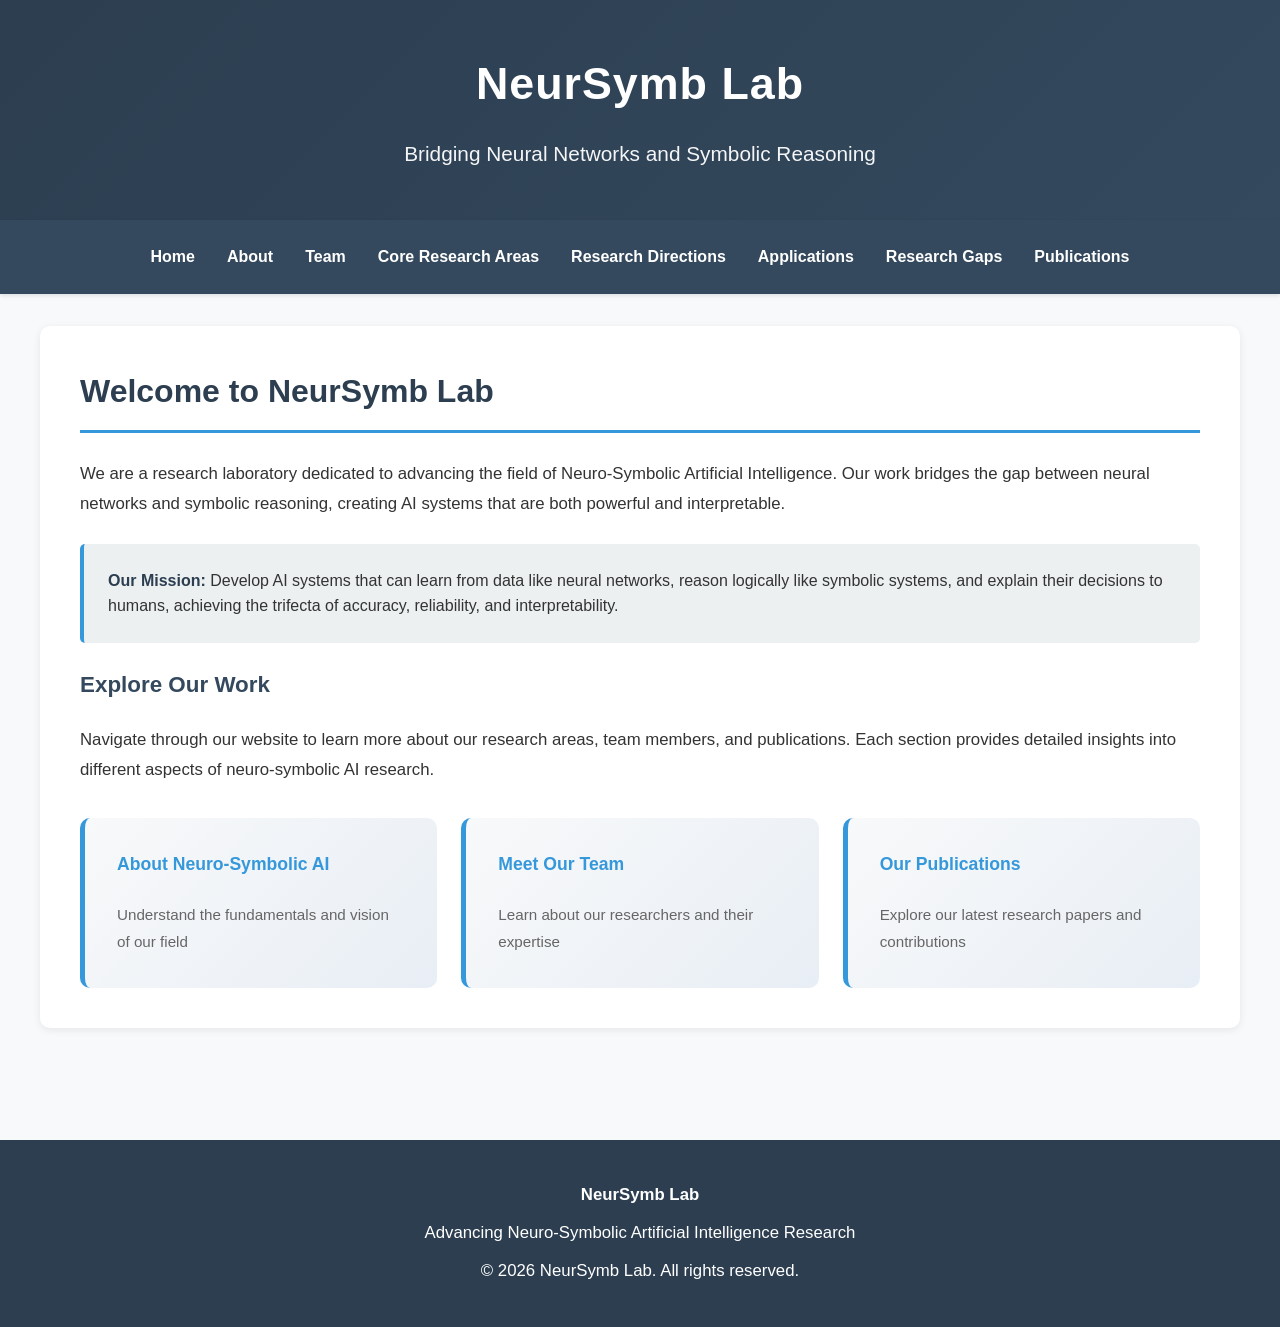
<file: index.html>
<!DOCTYPE html>
<html lang="en">
<head>
    <meta charset="UTF-8">
    <meta name="viewport" content="width=device-width, initial-scale=1.0">
    <title>NeurSymb Lab - Neuro-Symbolic AI Research</title>
    <link rel="stylesheet" href="styles.css">
</head>
<body>

    <header>
        <h1>NeurSymb Lab</h1>
        <p>Bridging Neural Networks and Symbolic Reasoning</p>
    </header>

    <nav>
        <ul>
            <li><a href="index.html">Home</a></li>
            <li><a href="about.html">About</a></li>
            <li><a href="team.html">Team</a></li>
            <li><a href="core-areas.html">Core Research Areas</a></li>
            <li><a href="research-directions.html">Research Directions</a></li>
            <li><a href="applications.html">Applications</a></li>
            <li><a href="research-gaps.html">Research Gaps</a></li>
            <li><a href="publications.html">Publications</a></li>
        </ul>
    </nav>

    <div class="container">
        <section id="home">
            <h2>Welcome to NeurSymb Lab</h2>
            <p>We are a research laboratory dedicated to advancing the field of Neuro-Symbolic Artificial Intelligence. Our work bridges the gap between neural networks and symbolic reasoning, creating AI systems that are both powerful and interpretable.</p>
            
            <div class="highlight-box">
                <strong>Our Mission:</strong> Develop AI systems that can learn from data like neural networks, reason logically like symbolic systems, and explain their decisions to humans, achieving the trifecta of accuracy, reliability, and interpretability.
            </div>

            <h3>Explore Our Work</h3>
            <p>Navigate through our website to learn more about our research areas, team members, and publications. Each section provides detailed insights into different aspects of neuro-symbolic AI research.</p>

            <div class="quick-links">
                <a href="about.html" class="link-card">
                    <h4>About Neuro-Symbolic AI</h4>
                    <p>Understand the fundamentals and vision of our field</p>
                </a>
                <a href="team.html" class="link-card">
                    <h4>Meet Our Team</h4>
                    <p>Learn about our researchers and their expertise</p>
                </a>
                <a href="publications.html" class="link-card">
                    <h4>Our Publications</h4>
                    <p>Explore our latest research papers and contributions</p>
                </a>
            </div>
        </section>
    </div>

    <footer>
        <p><strong>NeurSymb Lab</strong></p>
        <p>Advancing Neuro-Symbolic Artificial Intelligence Research</p>
        <p>&copy; 2026 NeurSymb Lab. All rights reserved.</p>
    </footer>

</body>
</html>
</file>
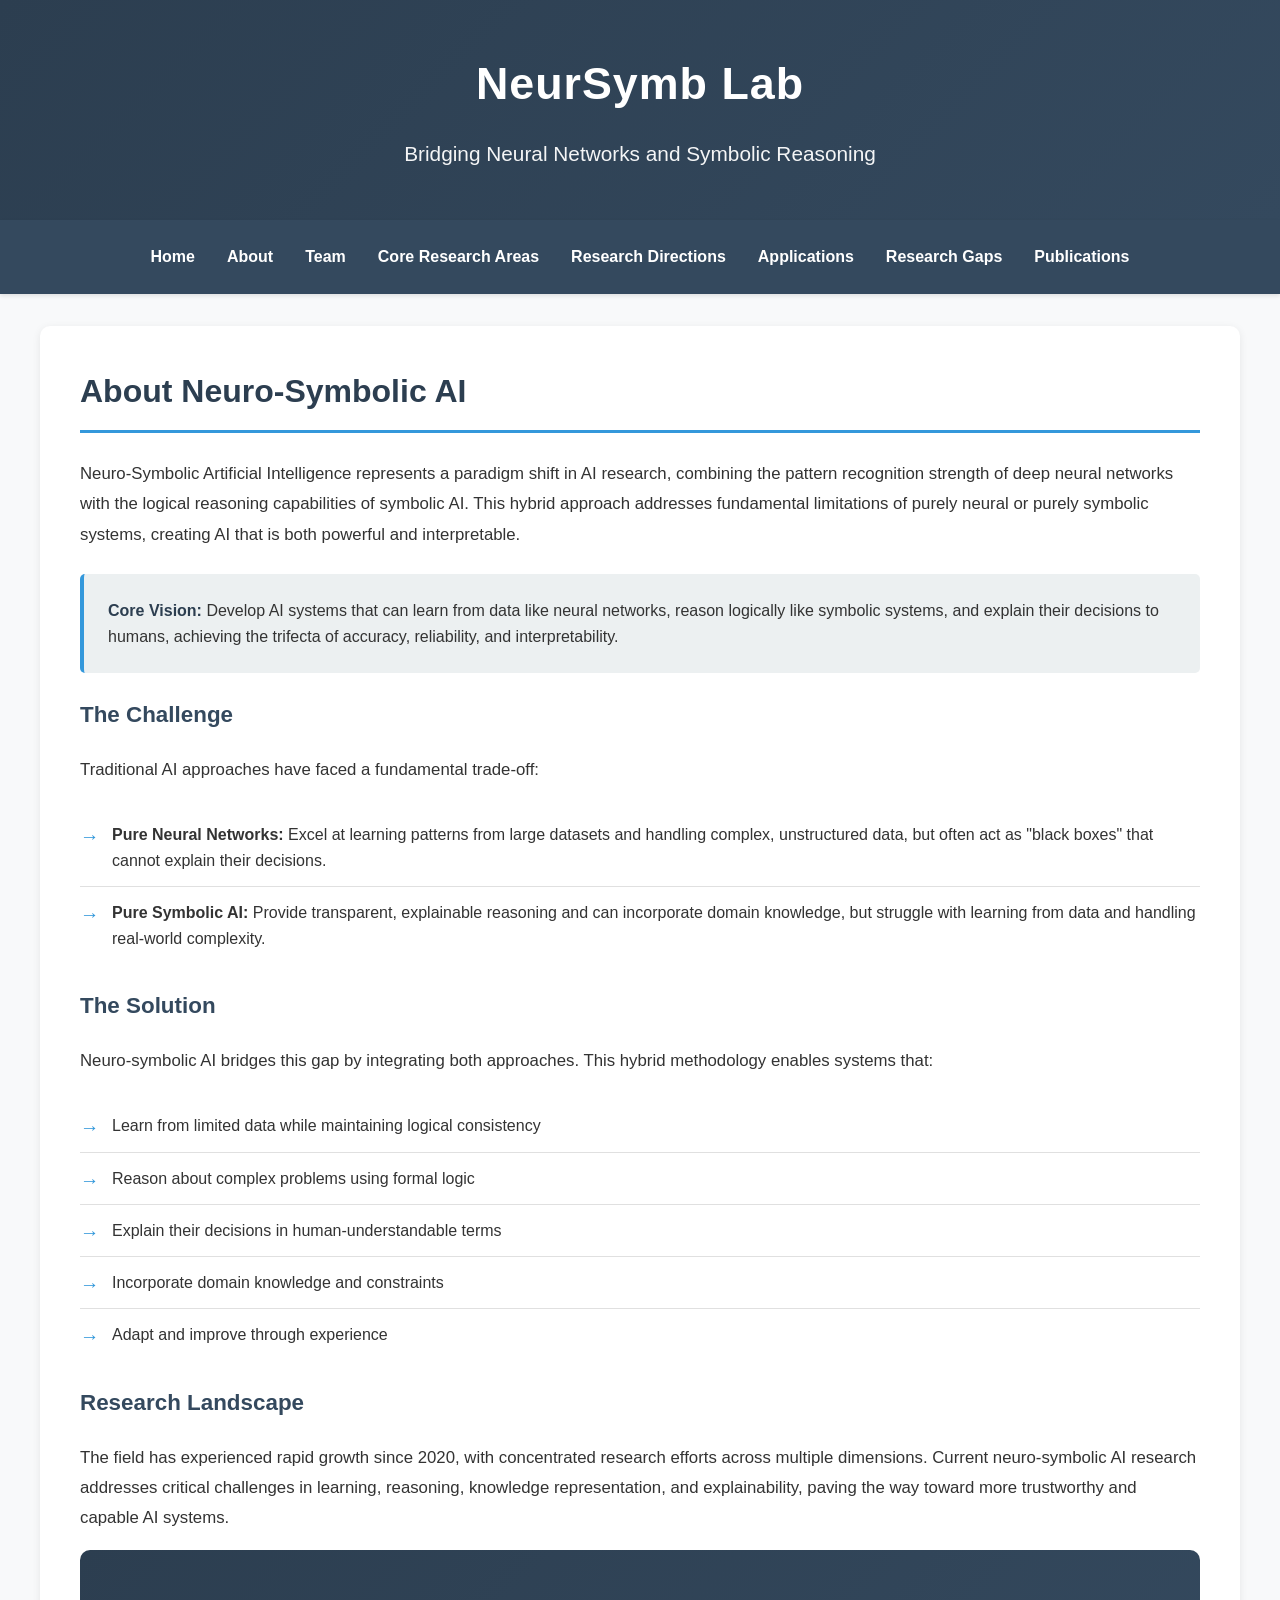
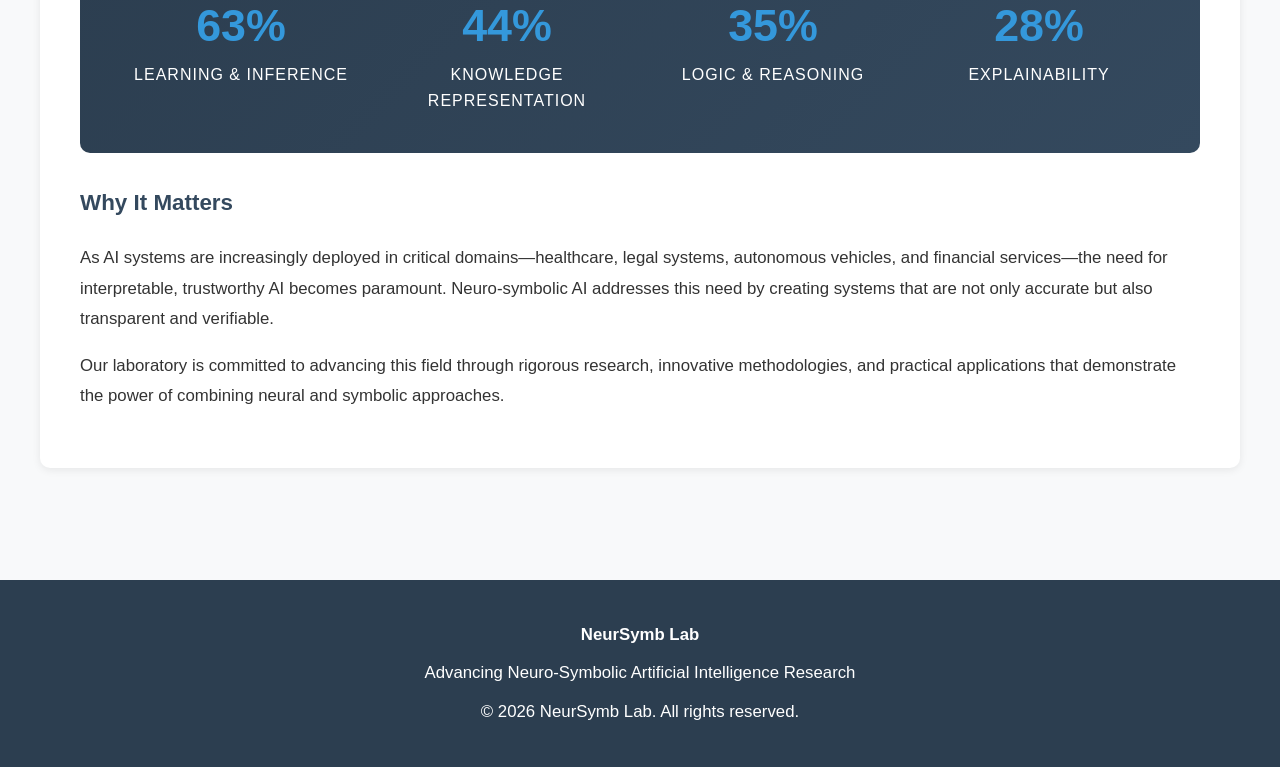
<file: about.html>
<!DOCTYPE html>
<html lang="en">
<head>
    <meta charset="UTF-8">
    <meta name="viewport" content="width=device-width, initial-scale=1.0">
    <title>About Neuro-Symbolic AI - NeurSymb Lab</title>
    <link rel="stylesheet" href="styles.css">
</head>
<body>

    <header>
        <h1>NeurSymb Lab</h1>
        <p>Bridging Neural Networks and Symbolic Reasoning</p>
    </header>

    <nav>
        <ul>
            <li><a href="index.html">Home</a></li>
            <li><a href="about.html">About</a></li>
            <li><a href="team.html">Team</a></li>
            <li><a href="core-areas.html">Core Research Areas</a></li>
            <li><a href="research-directions.html">Research Directions</a></li>
            <li><a href="applications.html">Applications</a></li>
            <li><a href="research-gaps.html">Research Gaps</a></li>
            <li><a href="publications.html">Publications</a></li>
        </ul>
    </nav>

    <div class="container">
        <section>
            <h2>About Neuro-Symbolic AI</h2>
            <p>Neuro-Symbolic Artificial Intelligence represents a paradigm shift in AI research, combining the pattern recognition strength of deep neural networks with the logical reasoning capabilities of symbolic AI. This hybrid approach addresses fundamental limitations of purely neural or purely symbolic systems, creating AI that is both powerful and interpretable.</p>
            
            <div class="highlight-box">
                <strong>Core Vision:</strong> Develop AI systems that can learn from data like neural networks, reason logically like symbolic systems, and explain their decisions to humans, achieving the trifecta of accuracy, reliability, and interpretability.
            </div>

            <h3>The Challenge</h3>
            <p>Traditional AI approaches have faced a fundamental trade-off:</p>
            <ul class="applications-list">
                <li><strong>Pure Neural Networks:</strong> Excel at learning patterns from large datasets and handling complex, unstructured data, but often act as "black boxes" that cannot explain their decisions.</li>
                <li><strong>Pure Symbolic AI:</strong> Provide transparent, explainable reasoning and can incorporate domain knowledge, but struggle with learning from data and handling real-world complexity.</li>
            </ul>

            <h3>The Solution</h3>
            <p>Neuro-symbolic AI bridges this gap by integrating both approaches. This hybrid methodology enables systems that:</p>
            <ul class="applications-list">
                <li>Learn from limited data while maintaining logical consistency</li>
                <li>Reason about complex problems using formal logic</li>
                <li>Explain their decisions in human-understandable terms</li>
                <li>Incorporate domain knowledge and constraints</li>
                <li>Adapt and improve through experience</li>
            </ul>

            <h3>Research Landscape</h3>
            <p>The field has experienced rapid growth since 2020, with concentrated research efforts across multiple dimensions. Current neuro-symbolic AI research addresses critical challenges in learning, reasoning, knowledge representation, and explainability, paving the way toward more trustworthy and capable AI systems.</p>

            <div class="stats-container">
                <div class="stat-item">
                    <span class="stat-number">63%</span>
                    <span class="stat-label">Learning & Inference</span>
                </div>
                <div class="stat-item">
                    <span class="stat-number">44%</span>
                    <span class="stat-label">Knowledge Representation</span>
                </div>
                <div class="stat-item">
                    <span class="stat-number">35%</span>
                    <span class="stat-label">Logic & Reasoning</span>
                </div>
                <div class="stat-item">
                    <span class="stat-number">28%</span>
                    <span class="stat-label">Explainability</span>
                </div>
            </div>

            <h3>Why It Matters</h3>
            <p>As AI systems are increasingly deployed in critical domains—healthcare, legal systems, autonomous vehicles, and financial services—the need for interpretable, trustworthy AI becomes paramount. Neuro-symbolic AI addresses this need by creating systems that are not only accurate but also transparent and verifiable.</p>

            <p>Our laboratory is committed to advancing this field through rigorous research, innovative methodologies, and practical applications that demonstrate the power of combining neural and symbolic approaches.</p>
        </section>
    </div>

    <footer>
        <p><strong>NeurSymb Lab</strong></p>
        <p>Advancing Neuro-Symbolic Artificial Intelligence Research</p>
        <p>&copy; 2026 NeurSymb Lab. All rights reserved.</p>
    </footer>

</body>
</html>
</file>
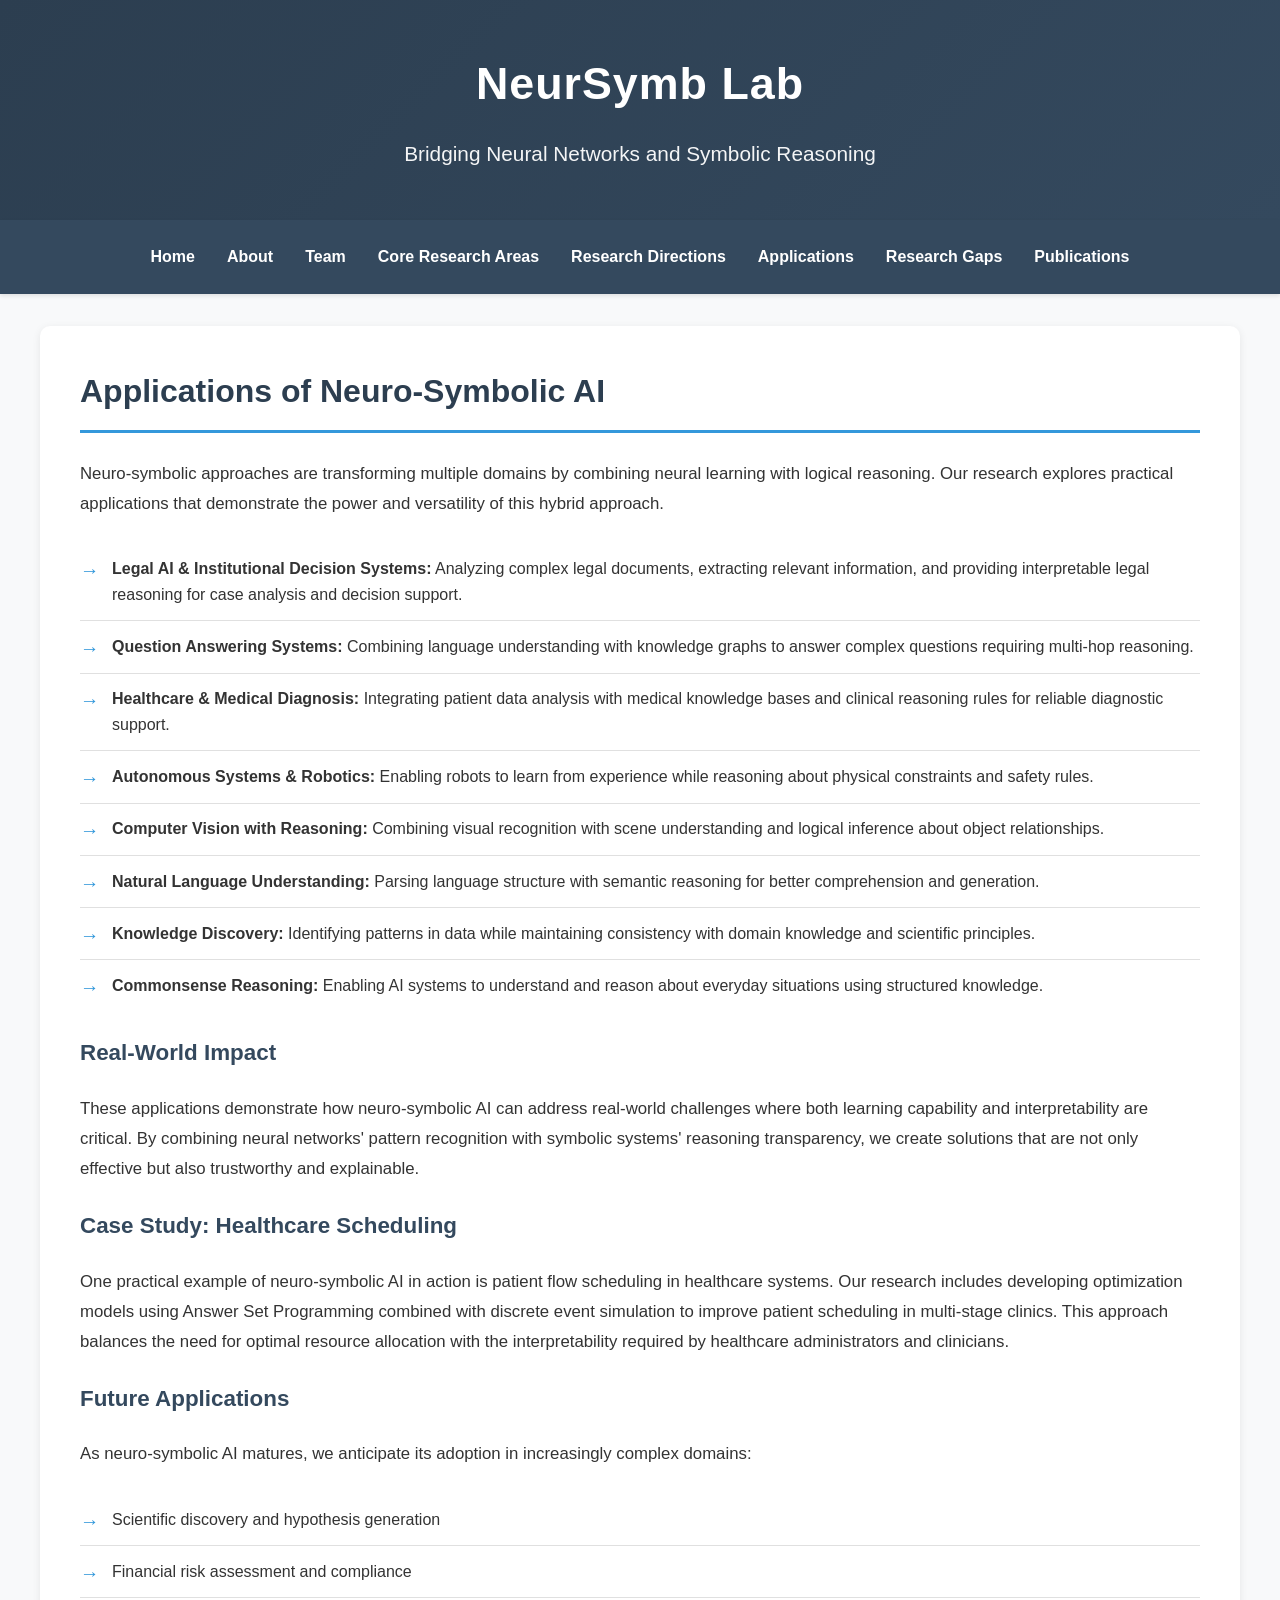
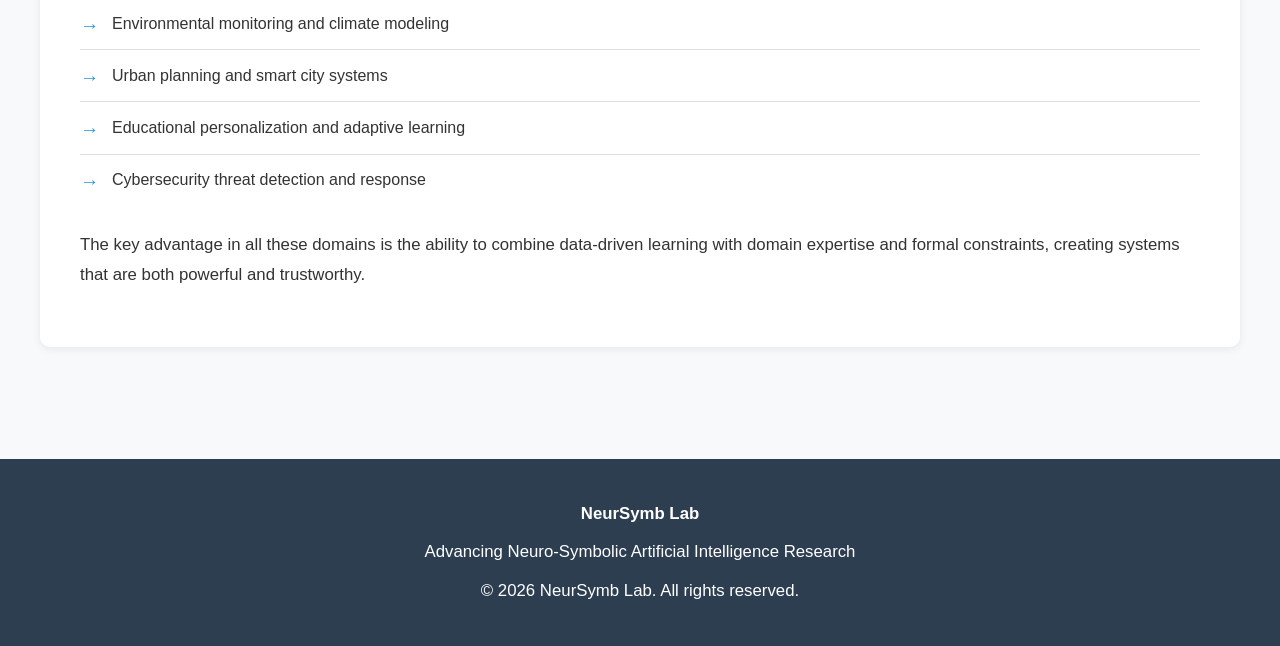
<file: applications.html>
<!DOCTYPE html>
<html lang="en">
<head>
    <meta charset="UTF-8">
    <meta name="viewport" content="width=device-width, initial-scale=1.0">
    <title>Applications - NeurSymb Lab</title>
    <link rel="stylesheet" href="styles.css">
</head>
<body>

    <header>
        <h1>NeurSymb Lab</h1>
        <p>Bridging Neural Networks and Symbolic Reasoning</p>
    </header>

    <nav>
        <ul>
            <li><a href="index.html">Home</a></li>
            <li><a href="about.html">About</a></li>
            <li><a href="team.html">Team</a></li>
            <li><a href="core-areas.html">Core Research Areas</a></li>
            <li><a href="research-directions.html">Research Directions</a></li>
            <li><a href="applications.html">Applications</a></li>
            <li><a href="research-gaps.html">Research Gaps</a></li>
            <li><a href="publications.html">Publications</a></li>
        </ul>
    </nav>

    <div class="container">
        <section>
            <h2>Applications of Neuro-Symbolic AI</h2>
            <p>Neuro-symbolic approaches are transforming multiple domains by combining neural learning with logical reasoning. Our research explores practical applications that demonstrate the power and versatility of this hybrid approach.</p>
            
            <ul class="applications-list">
                <li><strong>Legal AI & Institutional Decision Systems:</strong> Analyzing complex legal documents, extracting relevant information, and providing interpretable legal reasoning for case analysis and decision support.</li>
                <li><strong>Question Answering Systems:</strong> Combining language understanding with knowledge graphs to answer complex questions requiring multi-hop reasoning.</li>
                <li><strong>Healthcare & Medical Diagnosis:</strong> Integrating patient data analysis with medical knowledge bases and clinical reasoning rules for reliable diagnostic support.</li>
                <li><strong>Autonomous Systems & Robotics:</strong> Enabling robots to learn from experience while reasoning about physical constraints and safety rules.</li>
                <li><strong>Computer Vision with Reasoning:</strong> Combining visual recognition with scene understanding and logical inference about object relationships.</li>
                <li><strong>Natural Language Understanding:</strong> Parsing language structure with semantic reasoning for better comprehension and generation.</li>
                <li><strong>Knowledge Discovery:</strong> Identifying patterns in data while maintaining consistency with domain knowledge and scientific principles.</li>
                <li><strong>Commonsense Reasoning:</strong> Enabling AI systems to understand and reason about everyday situations using structured knowledge.</li>
            </ul>

            <h3>Real-World Impact</h3>
            <p>These applications demonstrate how neuro-symbolic AI can address real-world challenges where both learning capability and interpretability are critical. By combining neural networks' pattern recognition with symbolic systems' reasoning transparency, we create solutions that are not only effective but also trustworthy and explainable.</p>

            <h3>Case Study: Healthcare Scheduling</h3>
            <p>One practical example of neuro-symbolic AI in action is patient flow scheduling in healthcare systems. Our research includes developing optimization models using Answer Set Programming combined with discrete event simulation to improve patient scheduling in multi-stage clinics. This approach balances the need for optimal resource allocation with the interpretability required by healthcare administrators and clinicians.</p>

            <h3>Future Applications</h3>
            <p>As neuro-symbolic AI matures, we anticipate its adoption in increasingly complex domains:</p>
            <ul class="applications-list">
                <li>Scientific discovery and hypothesis generation</li>
                <li>Financial risk assessment and compliance</li>
                <li>Environmental monitoring and climate modeling</li>
                <li>Urban planning and smart city systems</li>
                <li>Educational personalization and adaptive learning</li>
                <li>Cybersecurity threat detection and response</li>
            </ul>

            <p>The key advantage in all these domains is the ability to combine data-driven learning with domain expertise and formal constraints, creating systems that are both powerful and trustworthy.</p>
        </section>
    </div>

    <footer>
        <p><strong>NeurSymb Lab</strong></p>
        <p>Advancing Neuro-Symbolic Artificial Intelligence Research</p>
        <p>&copy; 2026 NeurSymb Lab. All rights reserved.</p>
    </footer>

</body>
</html>
</file>
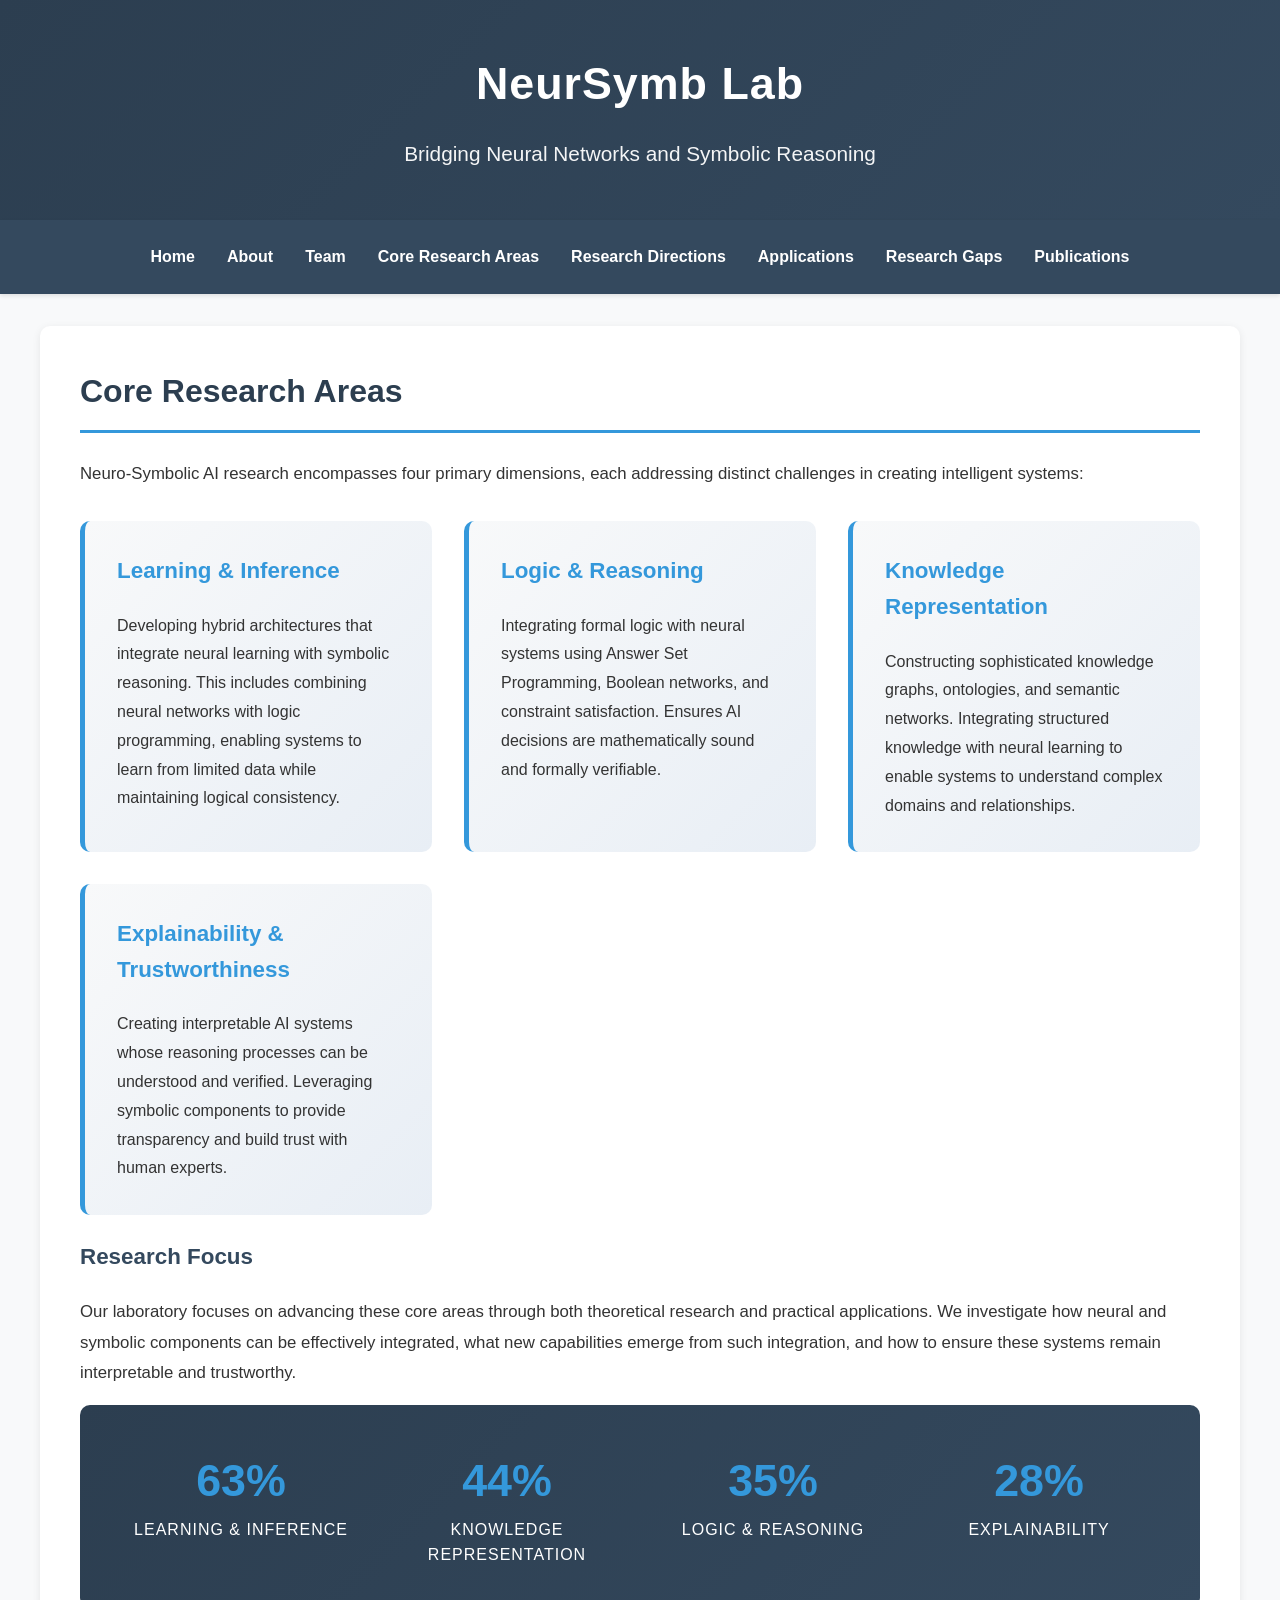
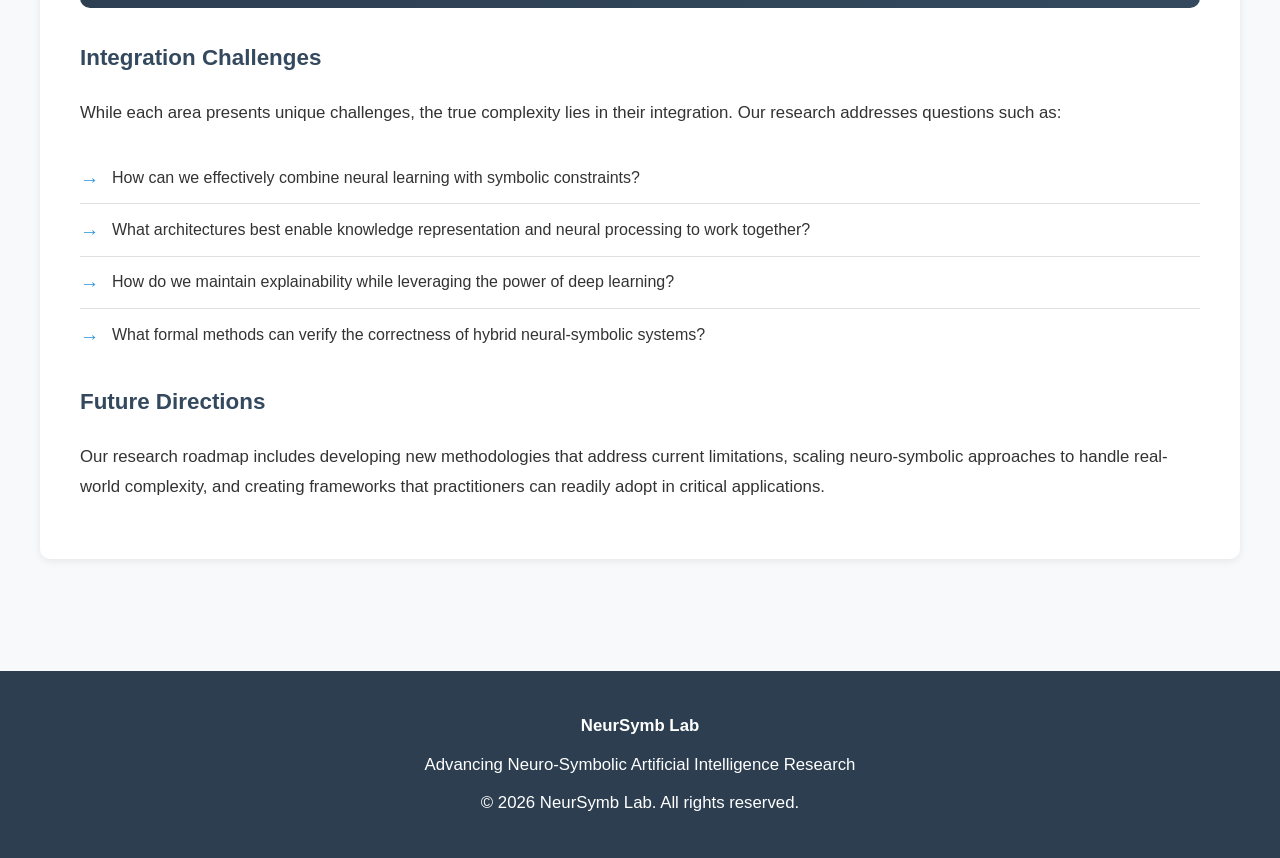
<file: core-areas.html>
<!DOCTYPE html>
<html lang="en">
<head>
    <meta charset="UTF-8">
    <meta name="viewport" content="width=device-width, initial-scale=1.0">
    <title>Core Research Areas - NeurSymb Lab</title>
    <link rel="stylesheet" href="styles.css">
</head>
<body>

    <header>
        <h1>NeurSymb Lab</h1>
        <p>Bridging Neural Networks and Symbolic Reasoning</p>
    </header>

    <nav>
        <ul>
            <li><a href="index.html">Home</a></li>
            <li><a href="about.html">About</a></li>
            <li><a href="team.html">Team</a></li>
            <li><a href="core-areas.html">Core Research Areas</a></li>
            <li><a href="research-directions.html">Research Directions</a></li>
            <li><a href="applications.html">Applications</a></li>
            <li><a href="research-gaps.html">Research Gaps</a></li>
            <li><a href="publications.html">Publications</a></li>
        </ul>
    </nav>

    <div class="container">
        <section>
            <h2>Core Research Areas</h2>
            <p>Neuro-Symbolic AI research encompasses four primary dimensions, each addressing distinct challenges in creating intelligent systems:</p>
            
            <div class="research-grid">
                <div class="research-card">
                    <h3>Learning & Inference</h3>
                    <p>Developing hybrid architectures that integrate neural learning with symbolic reasoning. This includes combining neural networks with logic programming, enabling systems to learn from limited data while maintaining logical consistency.</p>
                </div>
                
                <div class="research-card">
                    <h3>Logic & Reasoning</h3>
                    <p>Integrating formal logic with neural systems using Answer Set Programming, Boolean networks, and constraint satisfaction. Ensures AI decisions are mathematically sound and formally verifiable.</p>
                </div>
                
                <div class="research-card">
                    <h3>Knowledge Representation</h3>
                    <p>Constructing sophisticated knowledge graphs, ontologies, and semantic networks. Integrating structured knowledge with neural learning to enable systems to understand complex domains and relationships.</p>
                </div>

                <div class="research-card">
                    <h3>Explainability & Trustworthiness</h3>
                    <p>Creating interpretable AI systems whose reasoning processes can be understood and verified. Leveraging symbolic components to provide transparency and build trust with human experts.</p>
                </div>
            </div>

            <h3>Research Focus</h3>
            <p>Our laboratory focuses on advancing these core areas through both theoretical research and practical applications. We investigate how neural and symbolic components can be effectively integrated, what new capabilities emerge from such integration, and how to ensure these systems remain interpretable and trustworthy.</p>

            <div class="stats-container">
                <div class="stat-item">
                    <span class="stat-number">63%</span>
                    <span class="stat-label">Learning & Inference</span>
                </div>
                <div class="stat-item">
                    <span class="stat-number">44%</span>
                    <span class="stat-label">Knowledge Representation</span>
                </div>
                <div class="stat-item">
                    <span class="stat-number">35%</span>
                    <span class="stat-label">Logic & Reasoning</span>
                </div>
                <div class="stat-item">
                    <span class="stat-number">28%</span>
                    <span class="stat-label">Explainability</span>
                </div>
            </div>

            <h3>Integration Challenges</h3>
            <p>While each area presents unique challenges, the true complexity lies in their integration. Our research addresses questions such as:</p>
            <ul class="applications-list">
                <li>How can we effectively combine neural learning with symbolic constraints?</li>
                <li>What architectures best enable knowledge representation and neural processing to work together?</li>
                <li>How do we maintain explainability while leveraging the power of deep learning?</li>
                <li>What formal methods can verify the correctness of hybrid neural-symbolic systems?</li>
            </ul>

            <h3>Future Directions</h3>
            <p>Our research roadmap includes developing new methodologies that address current limitations, scaling neuro-symbolic approaches to handle real-world complexity, and creating frameworks that practitioners can readily adopt in critical applications.</p>
        </section>
    </div>

    <footer>
        <p><strong>NeurSymb Lab</strong></p>
        <p>Advancing Neuro-Symbolic Artificial Intelligence Research</p>
        <p>&copy; 2026 NeurSymb Lab. All rights reserved.</p>
    </footer>

</body>
</html>
</file>
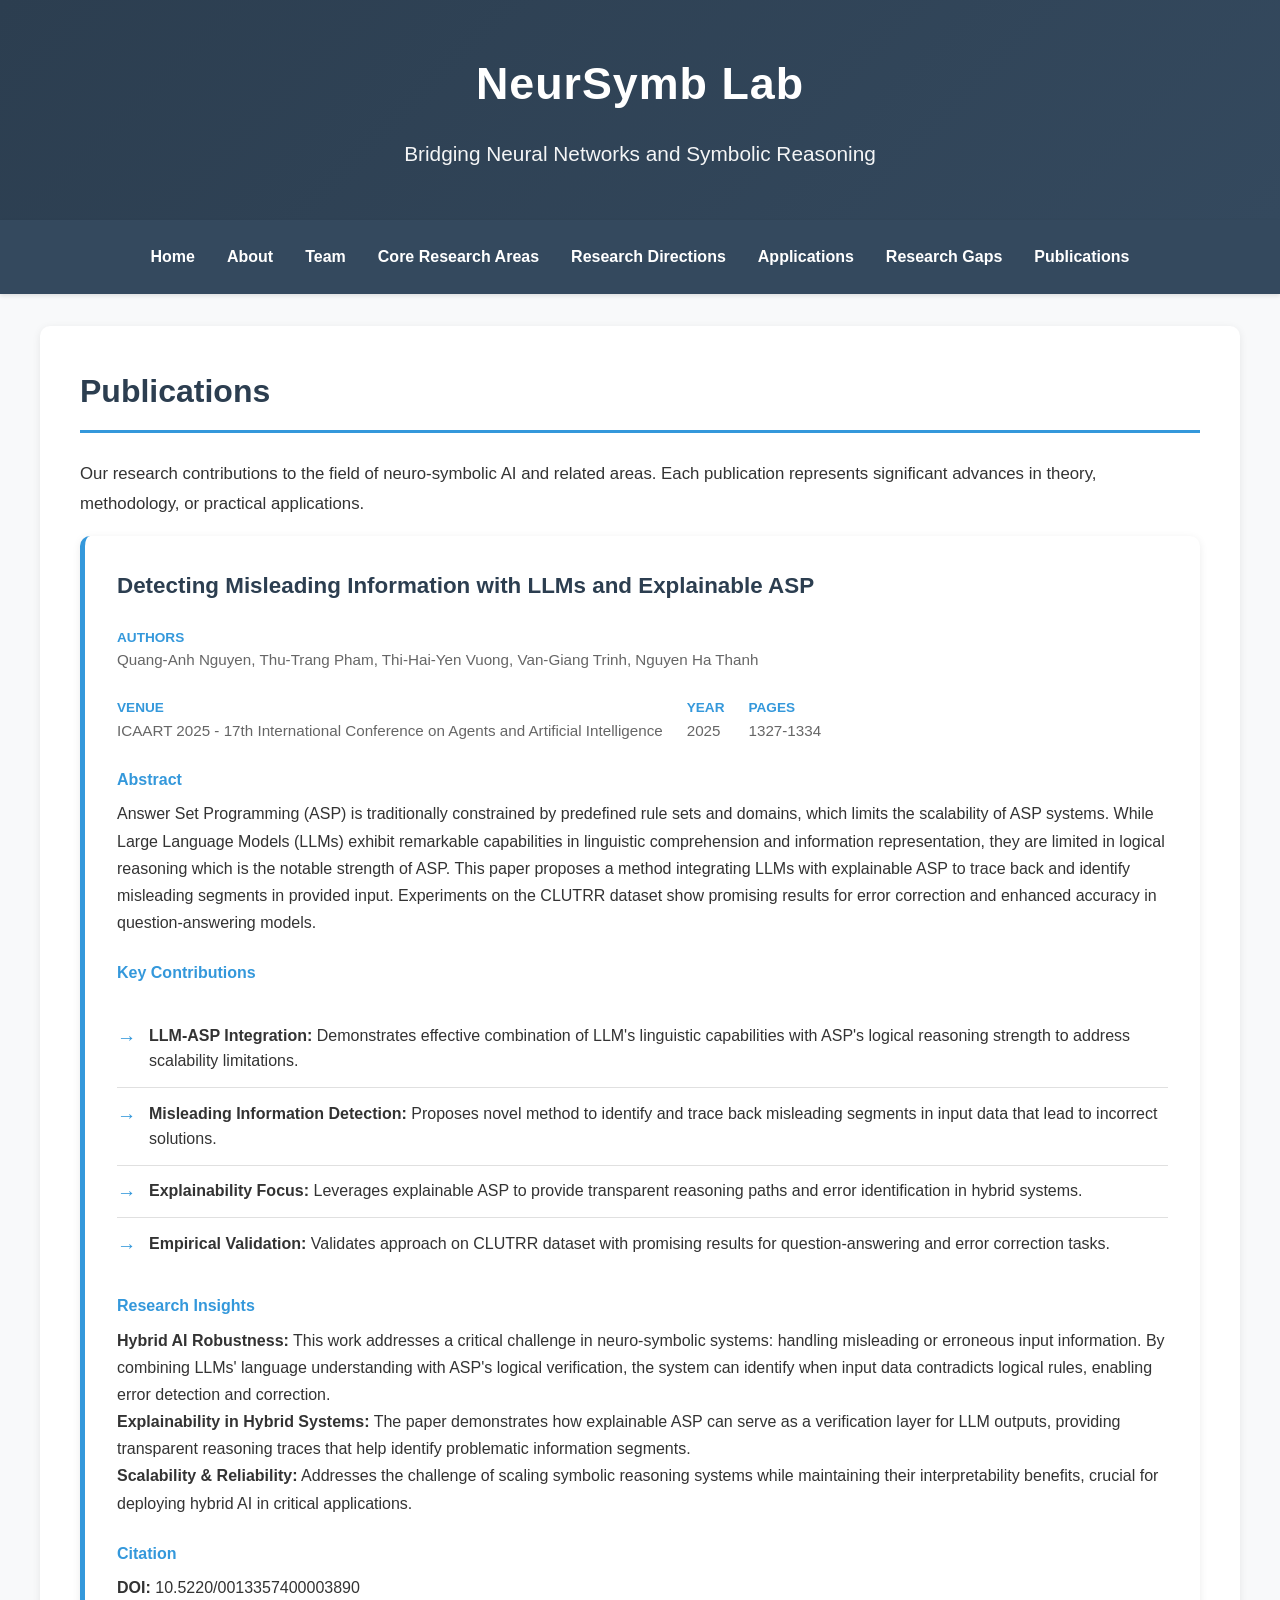
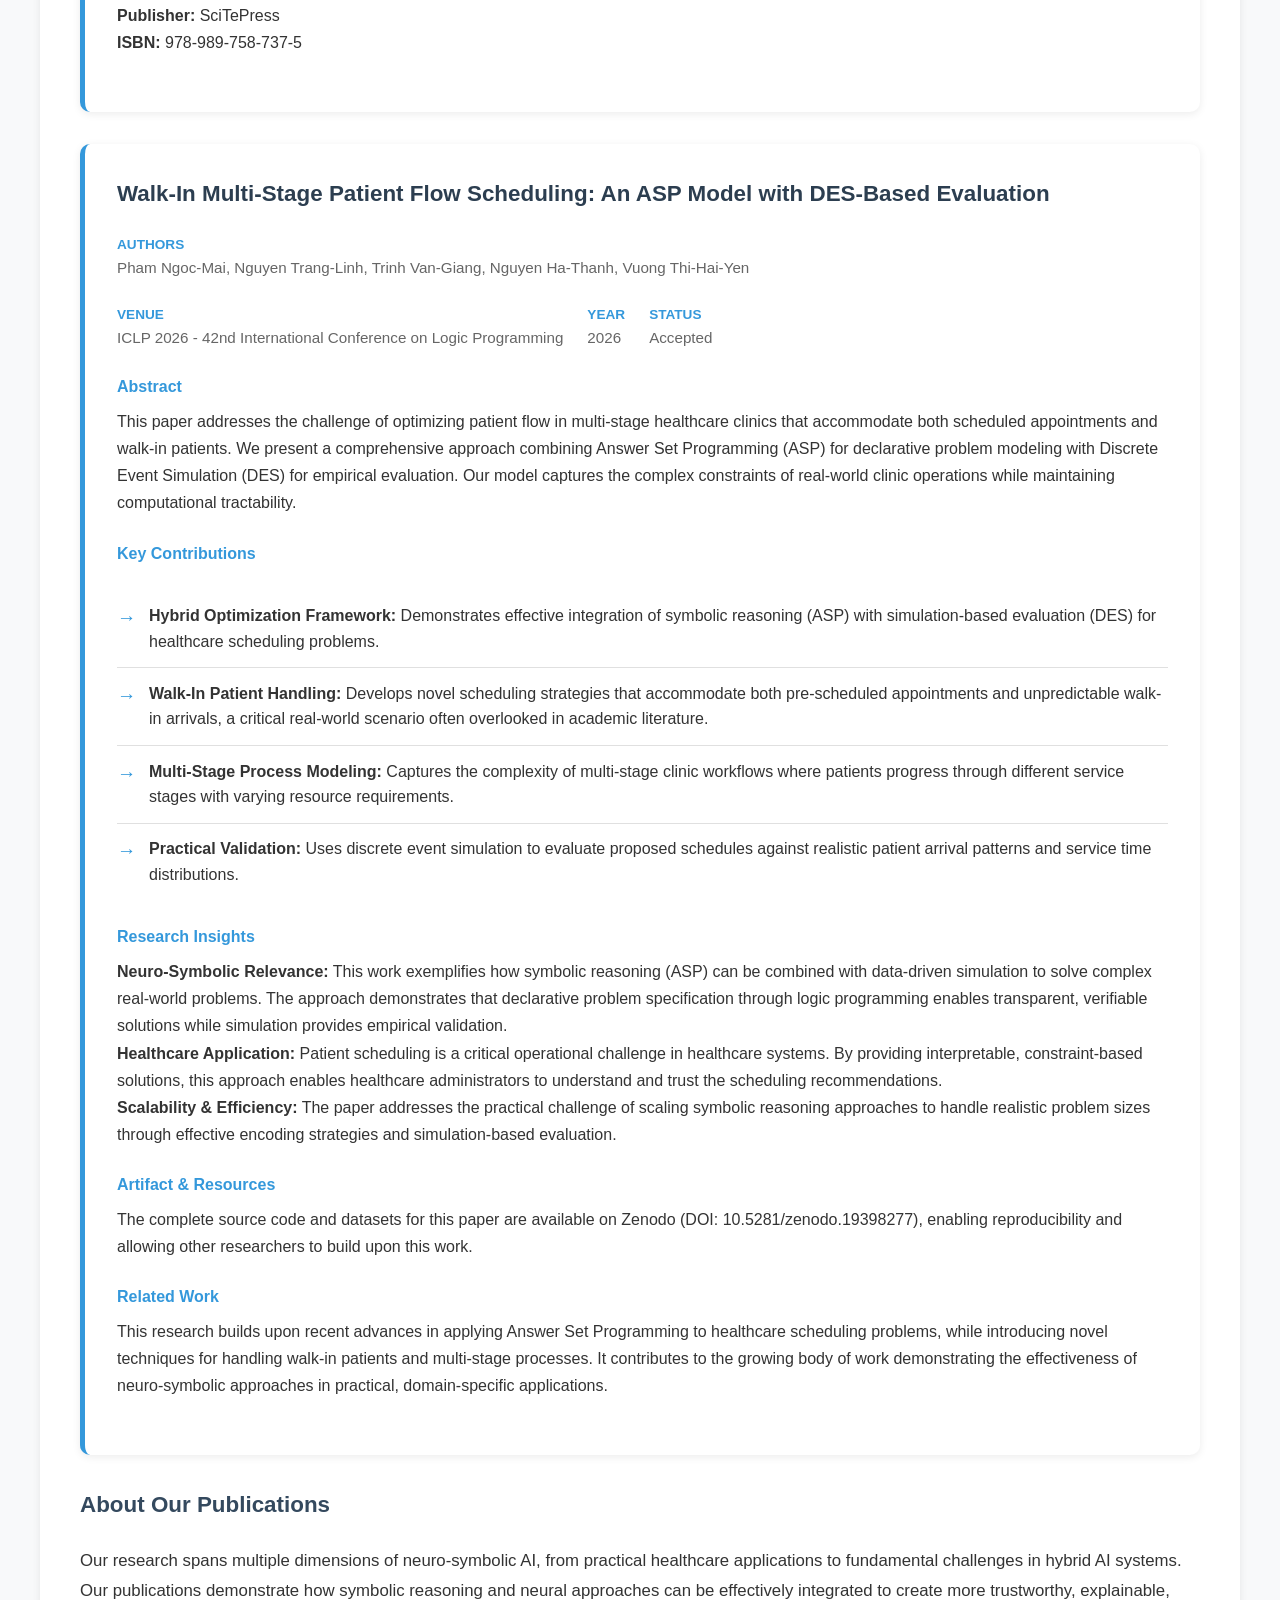
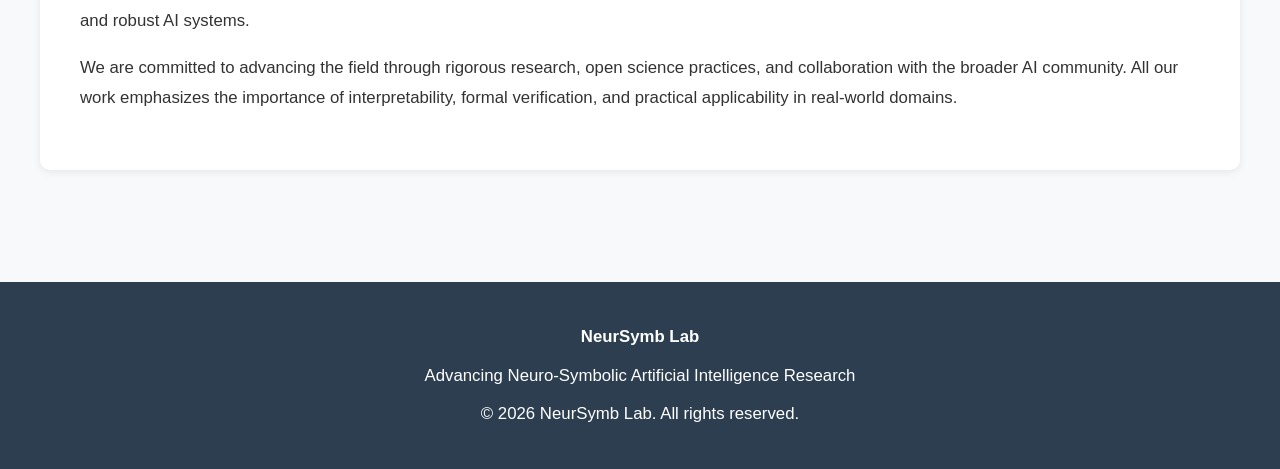
<file: publications.html>
<!DOCTYPE html>
<html lang="en">
<head>
    <meta charset="UTF-8">
    <meta name="viewport" content="width=device-width, initial-scale=1.0">
    <title>Publications - NeurSymb Lab</title>
    <link rel="stylesheet" href="styles.css">
</head>
<body>

    <header>
        <h1>NeurSymb Lab</h1>
        <p>Bridging Neural Networks and Symbolic Reasoning</p>
    </header>

    <nav>
        <ul>
            <li><a href="index.html">Home</a></li>
            <li><a href="about.html">About</a></li>
            <li><a href="team.html">Team</a></li>
            <li><a href="core-areas.html">Core Research Areas</a></li>
            <li><a href="research-directions.html">Research Directions</a></li>
            <li><a href="applications.html">Applications</a></li>
            <li><a href="research-gaps.html">Research Gaps</a></li>
            <li><a href="publications.html">Publications</a></li>
        </ul>
    </nav>

    <div class="container">
        <section>
            <h2>Publications</h2>
            <p>Our research contributions to the field of neuro-symbolic AI and related areas. Each publication represents significant advances in theory, methodology, or practical applications.</p>

            <div class="publication-card">
                <h3>Detecting Misleading Information with LLMs and Explainable ASP</h3>
                
                <div class="publication-meta">
                    <div class="publication-meta-item">
                        <span class="publication-meta-label">Authors</span>
                        <span>Quang-Anh Nguyen, Thu-Trang Pham, Thi-Hai-Yen Vuong, Van-Giang Trinh, Nguyen Ha Thanh</span>
                    </div>
                    <div class="publication-meta-item">
                        <span class="publication-meta-label">Venue</span>
                        <span>ICAART 2025 - 17th International Conference on Agents and Artificial Intelligence</span>
                    </div>
                    <div class="publication-meta-item">
                        <span class="publication-meta-label">Year</span>
                        <span>2025</span>
                    </div>
                    <div class="publication-meta-item">
                        <span class="publication-meta-label">Pages</span>
                        <span>1327-1334</span>
                    </div>
                </div>

                <div class="publication-section">
                    <h4>Abstract</h4>
                    <p>Answer Set Programming (ASP) is traditionally constrained by predefined rule sets and domains, which limits the scalability of ASP systems. While Large Language Models (LLMs) exhibit remarkable capabilities in linguistic comprehension and information representation, they are limited in logical reasoning which is the notable strength of ASP. This paper proposes a method integrating LLMs with explainable ASP to trace back and identify misleading segments in provided input. Experiments on the CLUTRR dataset show promising results for error correction and enhanced accuracy in question-answering models.</p>
                </div>

                <div class="publication-section">
                    <h4>Key Contributions</h4>
                    <ul class="applications-list">
                        <li><strong>LLM-ASP Integration:</strong> Demonstrates effective combination of LLM's linguistic capabilities with ASP's logical reasoning strength to address scalability limitations.</li>
                        <li><strong>Misleading Information Detection:</strong> Proposes novel method to identify and trace back misleading segments in input data that lead to incorrect solutions.</li>
                        <li><strong>Explainability Focus:</strong> Leverages explainable ASP to provide transparent reasoning paths and error identification in hybrid systems.</li>
                        <li><strong>Empirical Validation:</strong> Validates approach on CLUTRR dataset with promising results for question-answering and error correction tasks.</li>
                    </ul>
                </div>

                <div class="publication-section">
                    <h4>Research Insights</h4>
                    <p><strong>Hybrid AI Robustness:</strong> This work addresses a critical challenge in neuro-symbolic systems: handling misleading or erroneous input information. By combining LLMs' language understanding with ASP's logical verification, the system can identify when input data contradicts logical rules, enabling error detection and correction.</p>
                    <p><strong>Explainability in Hybrid Systems:</strong> The paper demonstrates how explainable ASP can serve as a verification layer for LLM outputs, providing transparent reasoning traces that help identify problematic information segments.</p>
                    <p><strong>Scalability & Reliability:</strong> Addresses the challenge of scaling symbolic reasoning systems while maintaining their interpretability benefits, crucial for deploying hybrid AI in critical applications.</p>
                </div>

                <div class="publication-section">
                    <h4>Citation</h4>
                    <p><strong>DOI:</strong> 10.5220/0013357400003890<br>
                    <strong>Publisher:</strong> SciTePress<br>
                    <strong>ISBN:</strong> 978-989-758-737-5</p>
                </div>
            </div>

            <div class="publication-card">
                <h3>Walk-In Multi-Stage Patient Flow Scheduling: An ASP Model with DES-Based Evaluation</h3>
                
                <div class="publication-meta">
                    <div class="publication-meta-item">
                        <span class="publication-meta-label">Authors</span>
                        <span>Pham Ngoc-Mai, Nguyen Trang-Linh, Trinh Van-Giang, Nguyen Ha-Thanh, Vuong Thi-Hai-Yen</span>
                    </div>
                    <div class="publication-meta-item">
                        <span class="publication-meta-label">Venue</span>
                        <span>ICLP 2026 - 42nd International Conference on Logic Programming</span>
                    </div>
                    <div class="publication-meta-item">
                        <span class="publication-meta-label">Year</span>
                        <span>2026</span>
                    </div>
                    <div class="publication-meta-item">
                        <span class="publication-meta-label">Status</span>
                        <span>Accepted</span>
                    </div>
                </div>

                <div class="publication-section">
                    <h4>Abstract</h4>
                    <p>This paper addresses the challenge of optimizing patient flow in multi-stage healthcare clinics that accommodate both scheduled appointments and walk-in patients. We present a comprehensive approach combining Answer Set Programming (ASP) for declarative problem modeling with Discrete Event Simulation (DES) for empirical evaluation. Our model captures the complex constraints of real-world clinic operations while maintaining computational tractability.</p>
                </div>

                <div class="publication-section">
                    <h4>Key Contributions</h4>
                    <ul class="applications-list">
                        <li><strong>Hybrid Optimization Framework:</strong> Demonstrates effective integration of symbolic reasoning (ASP) with simulation-based evaluation (DES) for healthcare scheduling problems.</li>
                        <li><strong>Walk-In Patient Handling:</strong> Develops novel scheduling strategies that accommodate both pre-scheduled appointments and unpredictable walk-in arrivals, a critical real-world scenario often overlooked in academic literature.</li>
                        <li><strong>Multi-Stage Process Modeling:</strong> Captures the complexity of multi-stage clinic workflows where patients progress through different service stages with varying resource requirements.</li>
                        <li><strong>Practical Validation:</strong> Uses discrete event simulation to evaluate proposed schedules against realistic patient arrival patterns and service time distributions.</li>
                    </ul>
                </div>

                <div class="publication-section">
                    <h4>Research Insights</h4>
                    <p><strong>Neuro-Symbolic Relevance:</strong> This work exemplifies how symbolic reasoning (ASP) can be combined with data-driven simulation to solve complex real-world problems. The approach demonstrates that declarative problem specification through logic programming enables transparent, verifiable solutions while simulation provides empirical validation.</p>
                    <p><strong>Healthcare Application:</strong> Patient scheduling is a critical operational challenge in healthcare systems. By providing interpretable, constraint-based solutions, this approach enables healthcare administrators to understand and trust the scheduling recommendations.</p>
                    <p><strong>Scalability & Efficiency:</strong> The paper addresses the practical challenge of scaling symbolic reasoning approaches to handle realistic problem sizes through effective encoding strategies and simulation-based evaluation.</p>
                </div>

                <div class="publication-section">
                    <h4>Artifact & Resources</h4>
                    <p>The complete source code and datasets for this paper are available on Zenodo (DOI: 10.5281/zenodo.19398277), enabling reproducibility and allowing other researchers to build upon this work.</p>
                </div>

                <div class="publication-section">
                    <h4>Related Work</h4>
                    <p>This research builds upon recent advances in applying Answer Set Programming to healthcare scheduling problems, while introducing novel techniques for handling walk-in patients and multi-stage processes. It contributes to the growing body of work demonstrating the effectiveness of neuro-symbolic approaches in practical, domain-specific applications.</p>
                </div>
            </div>

            <h3>About Our Publications</h3>
            <p>Our research spans multiple dimensions of neuro-symbolic AI, from practical healthcare applications to fundamental challenges in hybrid AI systems. Our publications demonstrate how symbolic reasoning and neural approaches can be effectively integrated to create more trustworthy, explainable, and robust AI systems.</p>

            <p>We are committed to advancing the field through rigorous research, open science practices, and collaboration with the broader AI community. All our work emphasizes the importance of interpretability, formal verification, and practical applicability in real-world domains.</p>
        </section>
    </div>

    <footer>
        <p><strong>NeurSymb Lab</strong></p>
        <p>Advancing Neuro-Symbolic Artificial Intelligence Research</p>
        <p>&copy; 2026 NeurSymb Lab. All rights reserved.</p>
    </footer>

</body>
</html>
</file>
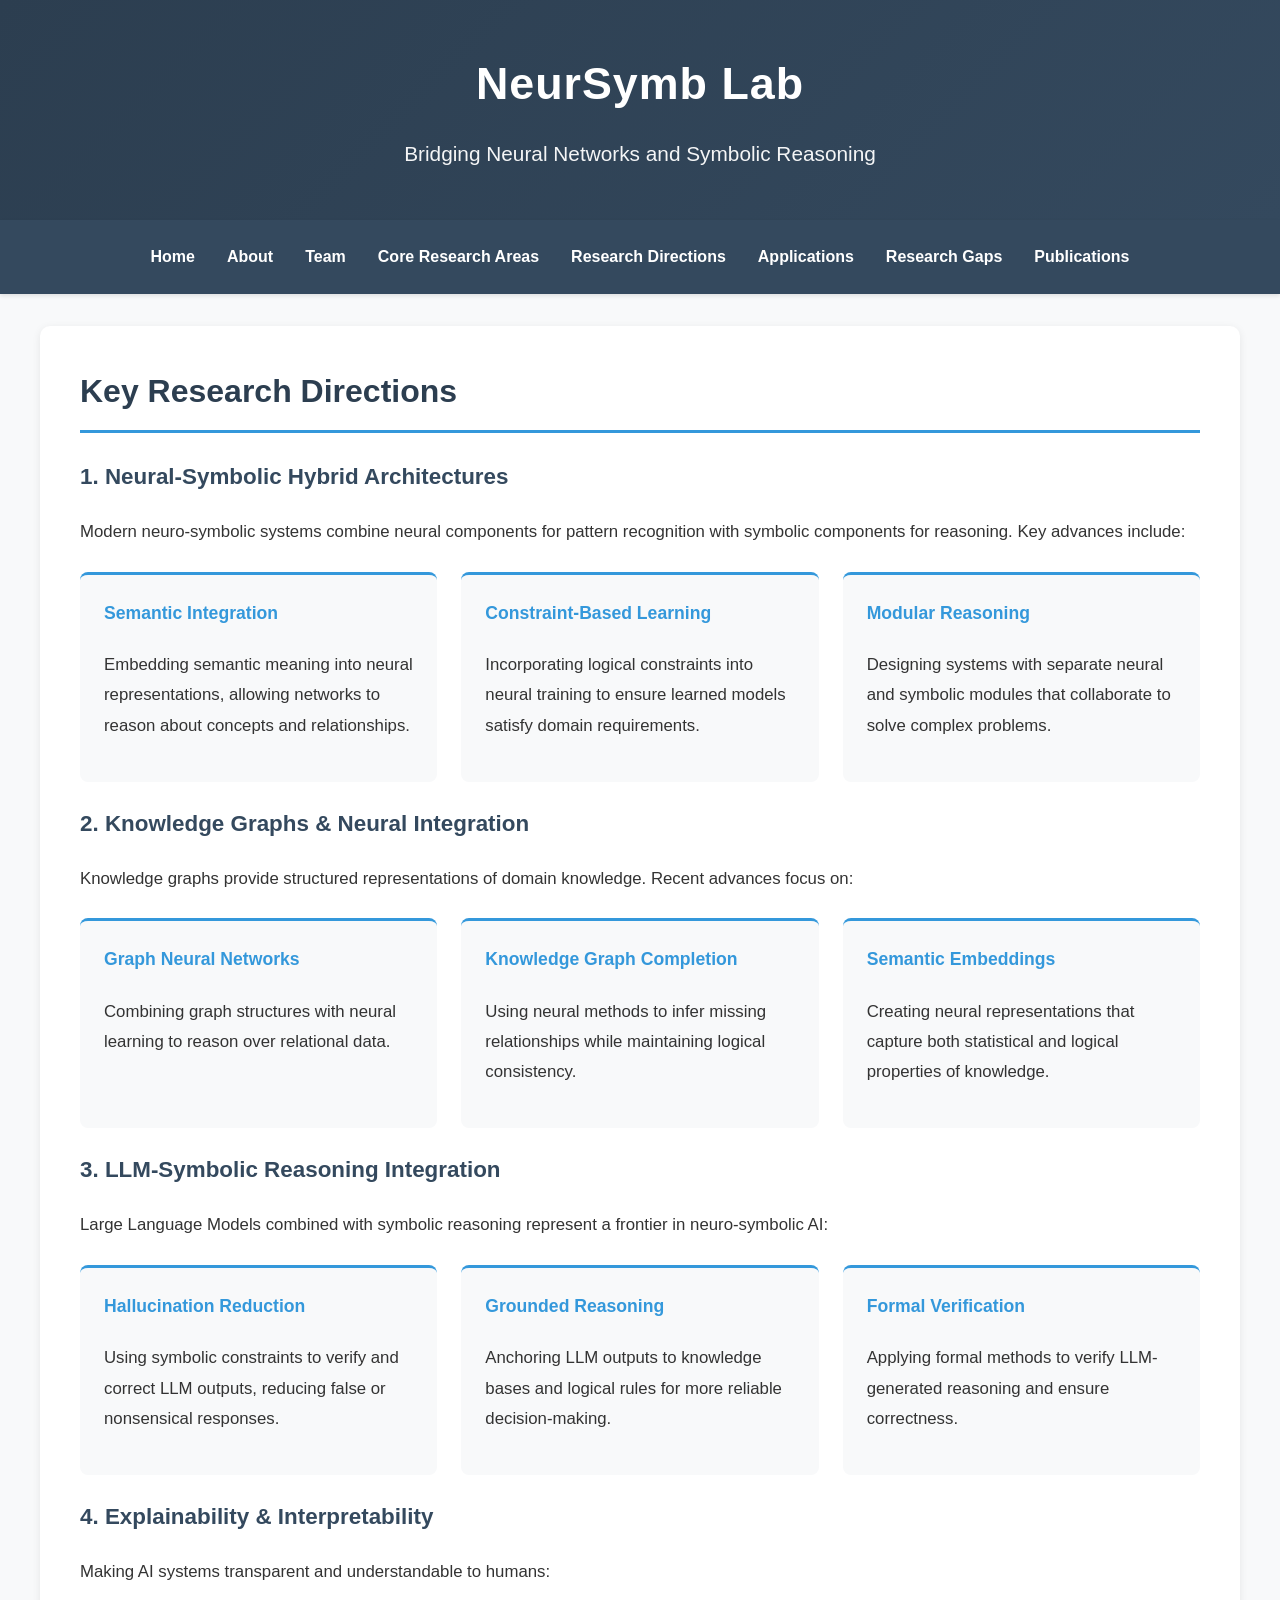
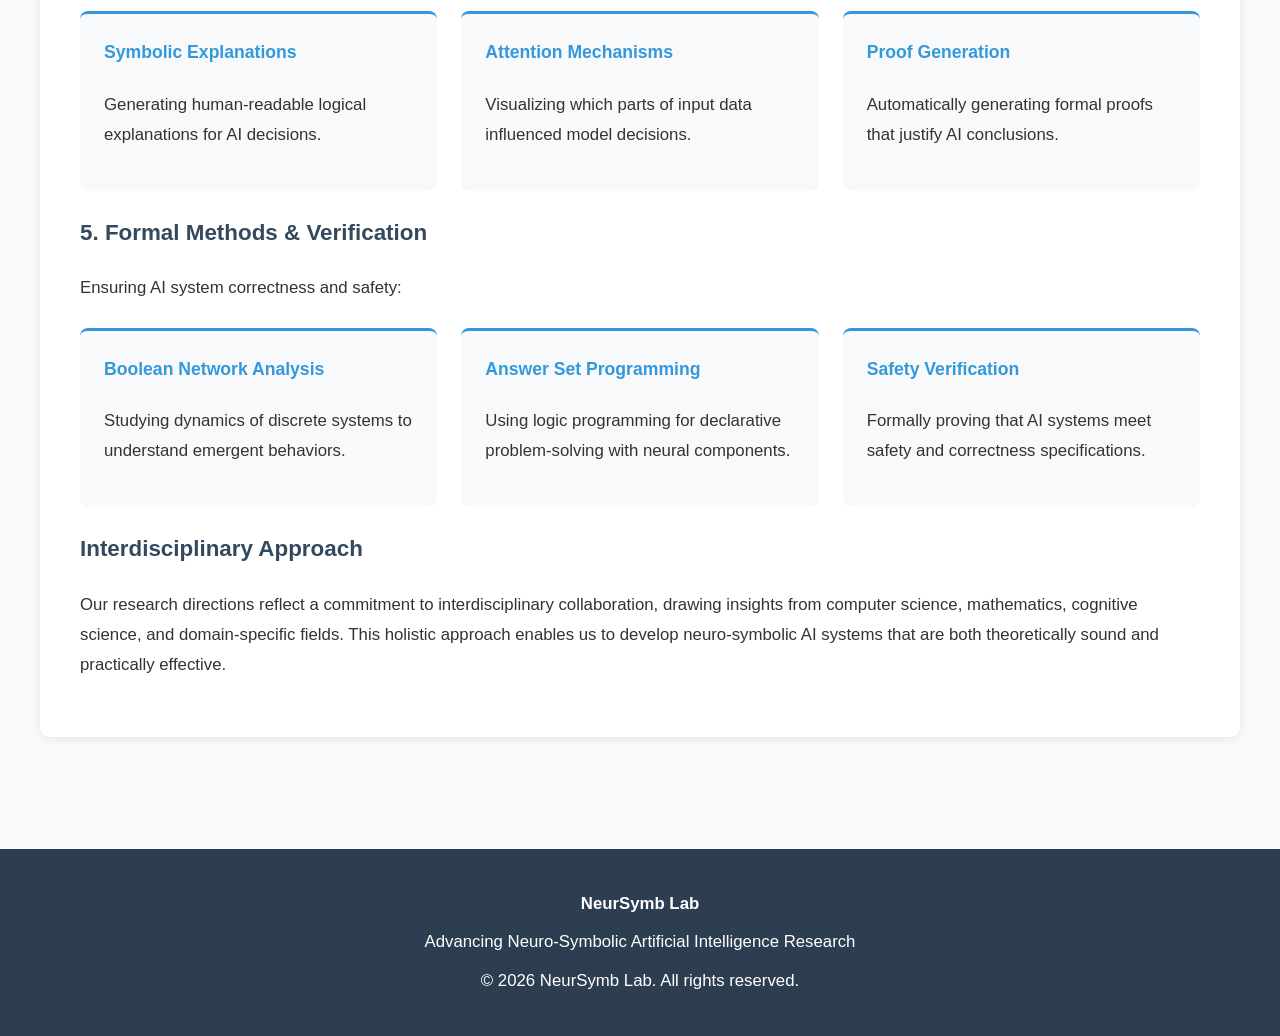
<file: research-directions.html>
<!DOCTYPE html>
<html lang="en">
<head>
    <meta charset="UTF-8">
    <meta name="viewport" content="width=device-width, initial-scale=1.0">
    <title>Research Directions - NeurSymb Lab</title>
    <link rel="stylesheet" href="styles.css">
</head>
<body>

    <header>
        <h1>NeurSymb Lab</h1>
        <p>Bridging Neural Networks and Symbolic Reasoning</p>
    </header>

    <nav>
        <ul>
            <li><a href="index.html">Home</a></li>
            <li><a href="about.html">About</a></li>
            <li><a href="team.html">Team</a></li>
            <li><a href="core-areas.html">Core Research Areas</a></li>
            <li><a href="research-directions.html">Research Directions</a></li>
            <li><a href="applications.html">Applications</a></li>
            <li><a href="research-gaps.html">Research Gaps</a></li>
            <li><a href="publications.html">Publications</a></li>
        </ul>
    </nav>

    <div class="container">
        <section>
            <h2>Key Research Directions</h2>
            
            <h3>1. Neural-Symbolic Hybrid Architectures</h3>
            <p>Modern neuro-symbolic systems combine neural components for pattern recognition with symbolic components for reasoning. Key advances include:</p>
            <div class="key-areas">
                <div class="area-item">
                    <h4>Semantic Integration</h4>
                    <p>Embedding semantic meaning into neural representations, allowing networks to reason about concepts and relationships.</p>
                </div>
                <div class="area-item">
                    <h4>Constraint-Based Learning</h4>
                    <p>Incorporating logical constraints into neural training to ensure learned models satisfy domain requirements.</p>
                </div>
                <div class="area-item">
                    <h4>Modular Reasoning</h4>
                    <p>Designing systems with separate neural and symbolic modules that collaborate to solve complex problems.</p>
                </div>
            </div>

            <h3>2. Knowledge Graphs & Neural Integration</h3>
            <p>Knowledge graphs provide structured representations of domain knowledge. Recent advances focus on:</p>
            <div class="key-areas">
                <div class="area-item">
                    <h4>Graph Neural Networks</h4>
                    <p>Combining graph structures with neural learning to reason over relational data.</p>
                </div>
                <div class="area-item">
                    <h4>Knowledge Graph Completion</h4>
                    <p>Using neural methods to infer missing relationships while maintaining logical consistency.</p>
                </div>
                <div class="area-item">
                    <h4>Semantic Embeddings</h4>
                    <p>Creating neural representations that capture both statistical and logical properties of knowledge.</p>
                </div>
            </div>

            <h3>3. LLM-Symbolic Reasoning Integration</h3>
            <p>Large Language Models combined with symbolic reasoning represent a frontier in neuro-symbolic AI:</p>
            <div class="key-areas">
                <div class="area-item">
                    <h4>Hallucination Reduction</h4>
                    <p>Using symbolic constraints to verify and correct LLM outputs, reducing false or nonsensical responses.</p>
                </div>
                <div class="area-item">
                    <h4>Grounded Reasoning</h4>
                    <p>Anchoring LLM outputs to knowledge bases and logical rules for more reliable decision-making.</p>
                </div>
                <div class="area-item">
                    <h4>Formal Verification</h4>
                    <p>Applying formal methods to verify LLM-generated reasoning and ensure correctness.</p>
                </div>
            </div>

            <h3>4. Explainability & Interpretability</h3>
            <p>Making AI systems transparent and understandable to humans:</p>
            <div class="key-areas">
                <div class="area-item">
                    <h4>Symbolic Explanations</h4>
                    <p>Generating human-readable logical explanations for AI decisions.</p>
                </div>
                <div class="area-item">
                    <h4>Attention Mechanisms</h4>
                    <p>Visualizing which parts of input data influenced model decisions.</p>
                </div>
                <div class="area-item">
                    <h4>Proof Generation</h4>
                    <p>Automatically generating formal proofs that justify AI conclusions.</p>
                </div>
            </div>

            <h3>5. Formal Methods & Verification</h3>
            <p>Ensuring AI system correctness and safety:</p>
            <div class="key-areas">
                <div class="area-item">
                    <h4>Boolean Network Analysis</h4>
                    <p>Studying dynamics of discrete systems to understand emergent behaviors.</p>
                </div>
                <div class="area-item">
                    <h4>Answer Set Programming</h4>
                    <p>Using logic programming for declarative problem-solving with neural components.</p>
                </div>
                <div class="area-item">
                    <h4>Safety Verification</h4>
                    <p>Formally proving that AI systems meet safety and correctness specifications.</p>
                </div>
            </div>

            <h3>Interdisciplinary Approach</h3>
            <p>Our research directions reflect a commitment to interdisciplinary collaboration, drawing insights from computer science, mathematics, cognitive science, and domain-specific fields. This holistic approach enables us to develop neuro-symbolic AI systems that are both theoretically sound and practically effective.</p>
        </section>
    </div>

    <footer>
        <p><strong>NeurSymb Lab</strong></p>
        <p>Advancing Neuro-Symbolic Artificial Intelligence Research</p>
        <p>&copy; 2026 NeurSymb Lab. All rights reserved.</p>
    </footer>

</body>
</html>
</file>
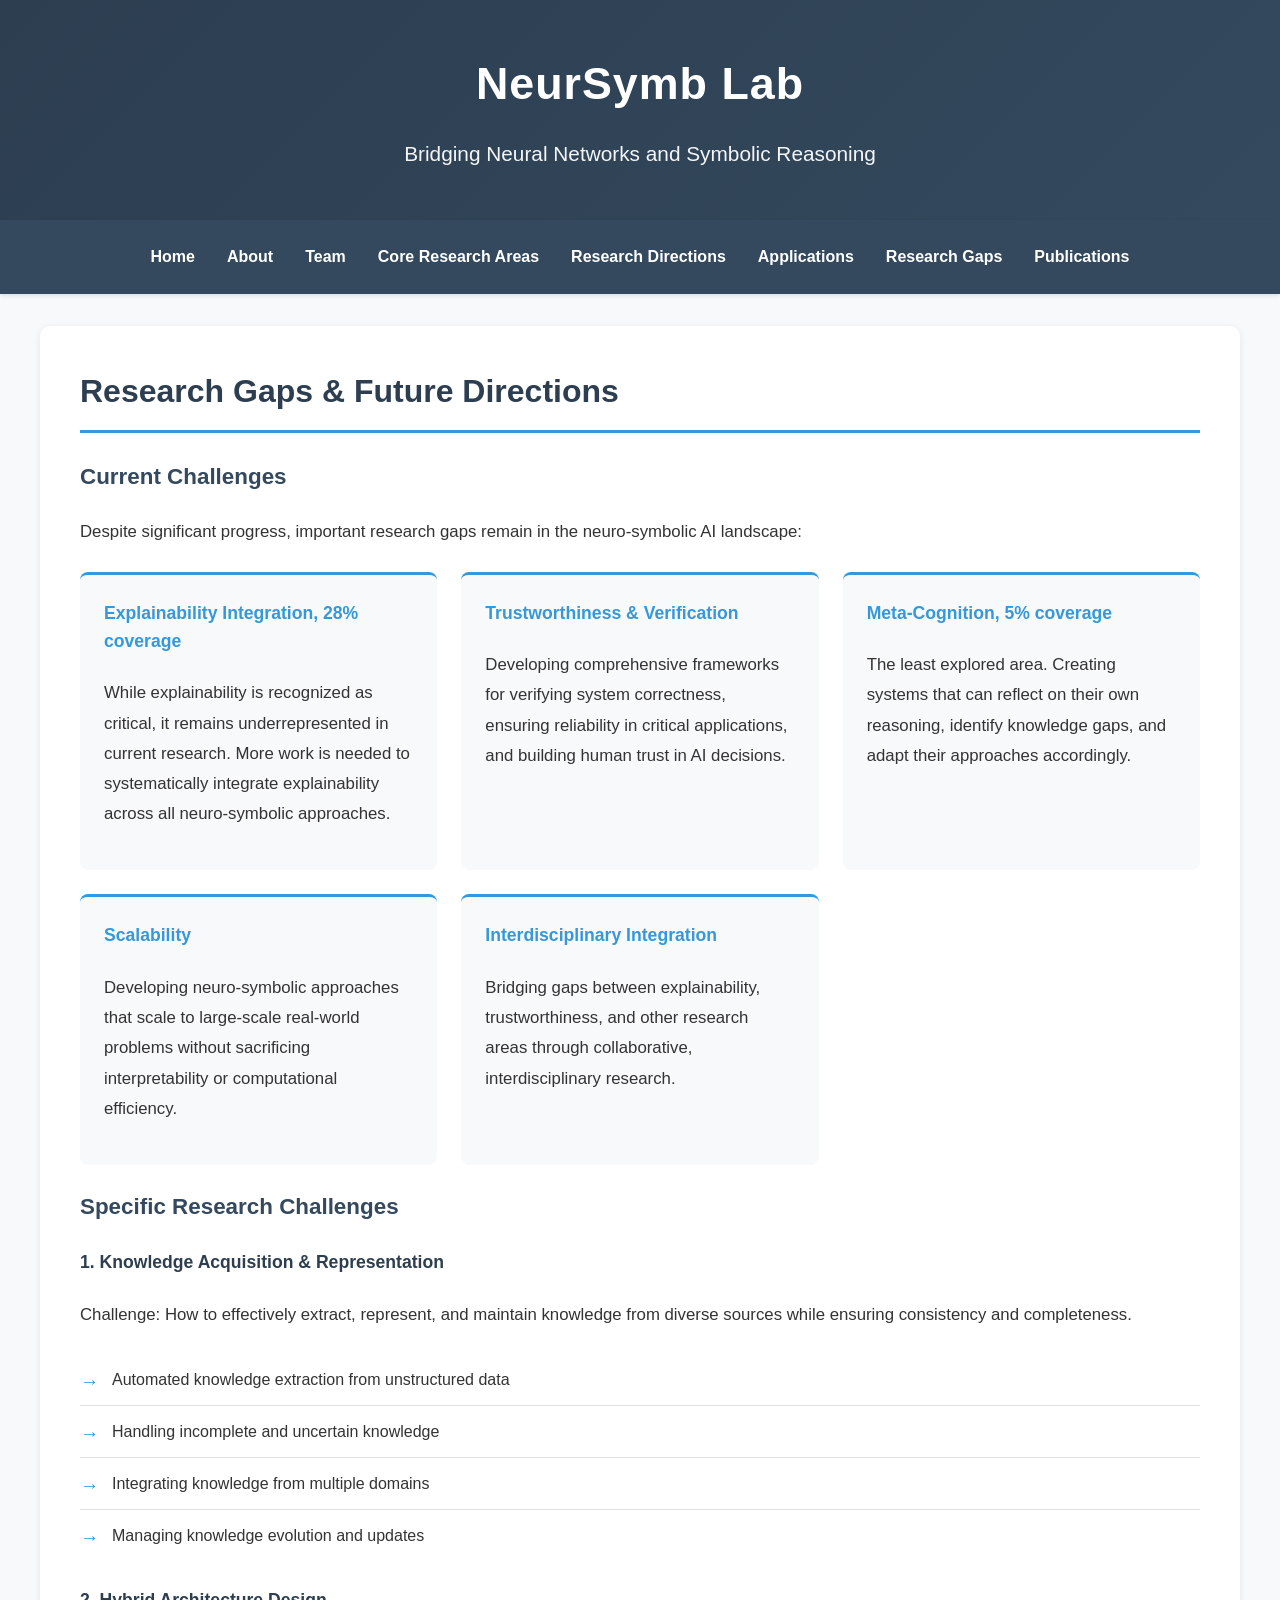
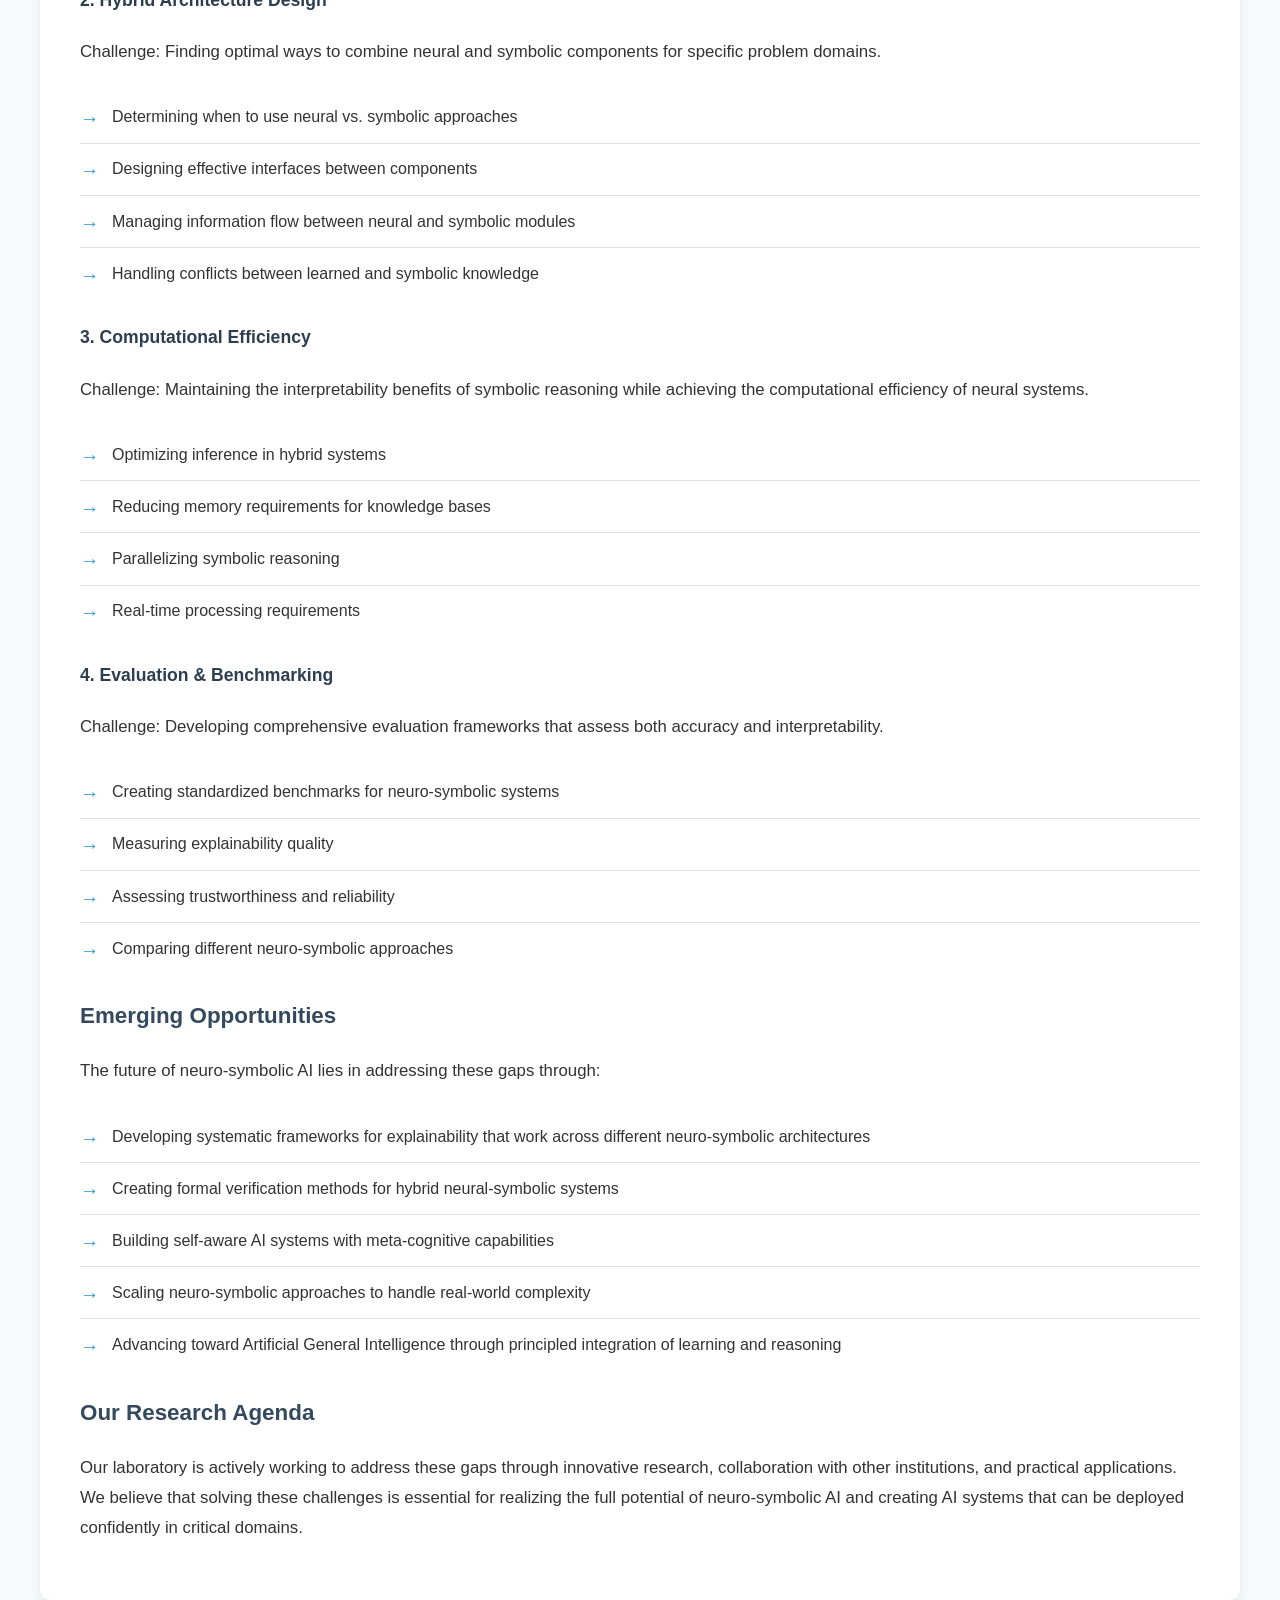
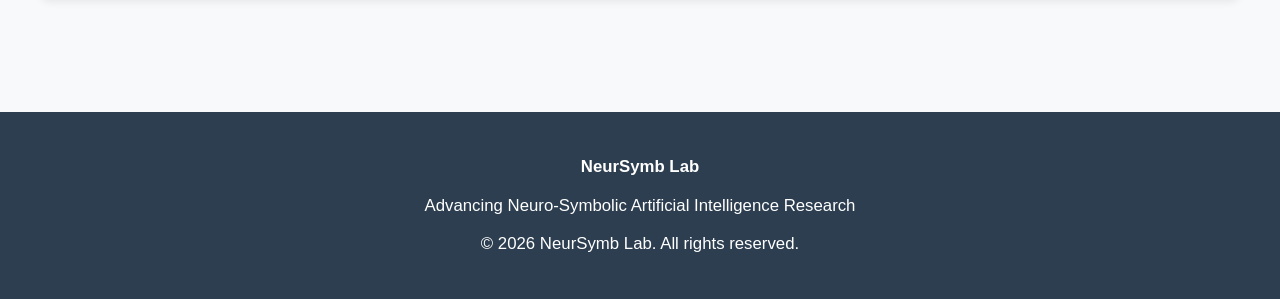
<file: research-gaps.html>
<!DOCTYPE html>
<html lang="en">
<head>
    <meta charset="UTF-8">
    <meta name="viewport" content="width=device-width, initial-scale=1.0">
    <title>Research Gaps - NeurSymb Lab</title>
    <link rel="stylesheet" href="styles.css">
</head>
<body>

    <header>
        <h1>NeurSymb Lab</h1>
        <p>Bridging Neural Networks and Symbolic Reasoning</p>
    </header>

    <nav>
        <ul>
            <li><a href="index.html">Home</a></li>
            <li><a href="about.html">About</a></li>
            <li><a href="team.html">Team</a></li>
            <li><a href="core-areas.html">Core Research Areas</a></li>
            <li><a href="research-directions.html">Research Directions</a></li>
            <li><a href="applications.html">Applications</a></li>
            <li><a href="research-gaps.html">Research Gaps</a></li>
            <li><a href="publications.html">Publications</a></li>
        </ul>
    </nav>

    <div class="container">
        <section>
            <h2>Research Gaps & Future Directions</h2>
            
            <h3>Current Challenges</h3>
            <p>Despite significant progress, important research gaps remain in the neuro-symbolic AI landscape:</p>
            
            <div class="key-areas">
                <div class="area-item">
                    <h4>Explainability Integration, 28% coverage</h4>
                    <p>While explainability is recognized as critical, it remains underrepresented in current research. More work is needed to systematically integrate explainability across all neuro-symbolic approaches.</p>
                </div>
                <div class="area-item">
                    <h4>Trustworthiness & Verification</h4>
                    <p>Developing comprehensive frameworks for verifying system correctness, ensuring reliability in critical applications, and building human trust in AI decisions.</p>
                </div>
                <div class="area-item">
                    <h4>Meta-Cognition, 5% coverage</h4>
                    <p>The least explored area. Creating systems that can reflect on their own reasoning, identify knowledge gaps, and adapt their approaches accordingly.</p>
                </div>
                <div class="area-item">
                    <h4>Scalability</h4>
                    <p>Developing neuro-symbolic approaches that scale to large-scale real-world problems without sacrificing interpretability or computational efficiency.</p>
                </div>
                <div class="area-item">
                    <h4>Interdisciplinary Integration</h4>
                    <p>Bridging gaps between explainability, trustworthiness, and other research areas through collaborative, interdisciplinary research.</p>
                </div>
            </div>

            <h3>Specific Research Challenges</h3>

            <h4>1. Knowledge Acquisition & Representation</h4>
            <p>Challenge: How to effectively extract, represent, and maintain knowledge from diverse sources while ensuring consistency and completeness.</p>
            <ul class="applications-list">
                <li>Automated knowledge extraction from unstructured data</li>
                <li>Handling incomplete and uncertain knowledge</li>
                <li>Integrating knowledge from multiple domains</li>
                <li>Managing knowledge evolution and updates</li>
            </ul>

            <h4>2. Hybrid Architecture Design</h4>
            <p>Challenge: Finding optimal ways to combine neural and symbolic components for specific problem domains.</p>
            <ul class="applications-list">
                <li>Determining when to use neural vs. symbolic approaches</li>
                <li>Designing effective interfaces between components</li>
                <li>Managing information flow between neural and symbolic modules</li>
                <li>Handling conflicts between learned and symbolic knowledge</li>
            </ul>

            <h4>3. Computational Efficiency</h4>
            <p>Challenge: Maintaining the interpretability benefits of symbolic reasoning while achieving the computational efficiency of neural systems.</p>
            <ul class="applications-list">
                <li>Optimizing inference in hybrid systems</li>
                <li>Reducing memory requirements for knowledge bases</li>
                <li>Parallelizing symbolic reasoning</li>
                <li>Real-time processing requirements</li>
            </ul>

            <h4>4. Evaluation & Benchmarking</h4>
            <p>Challenge: Developing comprehensive evaluation frameworks that assess both accuracy and interpretability.</p>
            <ul class="applications-list">
                <li>Creating standardized benchmarks for neuro-symbolic systems</li>
                <li>Measuring explainability quality</li>
                <li>Assessing trustworthiness and reliability</li>
                <li>Comparing different neuro-symbolic approaches</li>
            </ul>

            <h3>Emerging Opportunities</h3>
            <p>The future of neuro-symbolic AI lies in addressing these gaps through:</p>
            <ul class="applications-list">
                <li>Developing systematic frameworks for explainability that work across different neuro-symbolic architectures</li>
                <li>Creating formal verification methods for hybrid neural-symbolic systems</li>
                <li>Building self-aware AI systems with meta-cognitive capabilities</li>
                <li>Scaling neuro-symbolic approaches to handle real-world complexity</li>
                <li>Advancing toward Artificial General Intelligence through principled integration of learning and reasoning</li>
            </ul>

            <h3>Our Research Agenda</h3>
            <p>Our laboratory is actively working to address these gaps through innovative research, collaboration with other institutions, and practical applications. We believe that solving these challenges is essential for realizing the full potential of neuro-symbolic AI and creating AI systems that can be deployed confidently in critical domains.</p>
        </section>
    </div>

    <footer>
        <p><strong>NeurSymb Lab</strong></p>
        <p>Advancing Neuro-Symbolic Artificial Intelligence Research</p>
        <p>&copy; 2026 NeurSymb Lab. All rights reserved.</p>
    </footer>

</body>
</html>
</file>
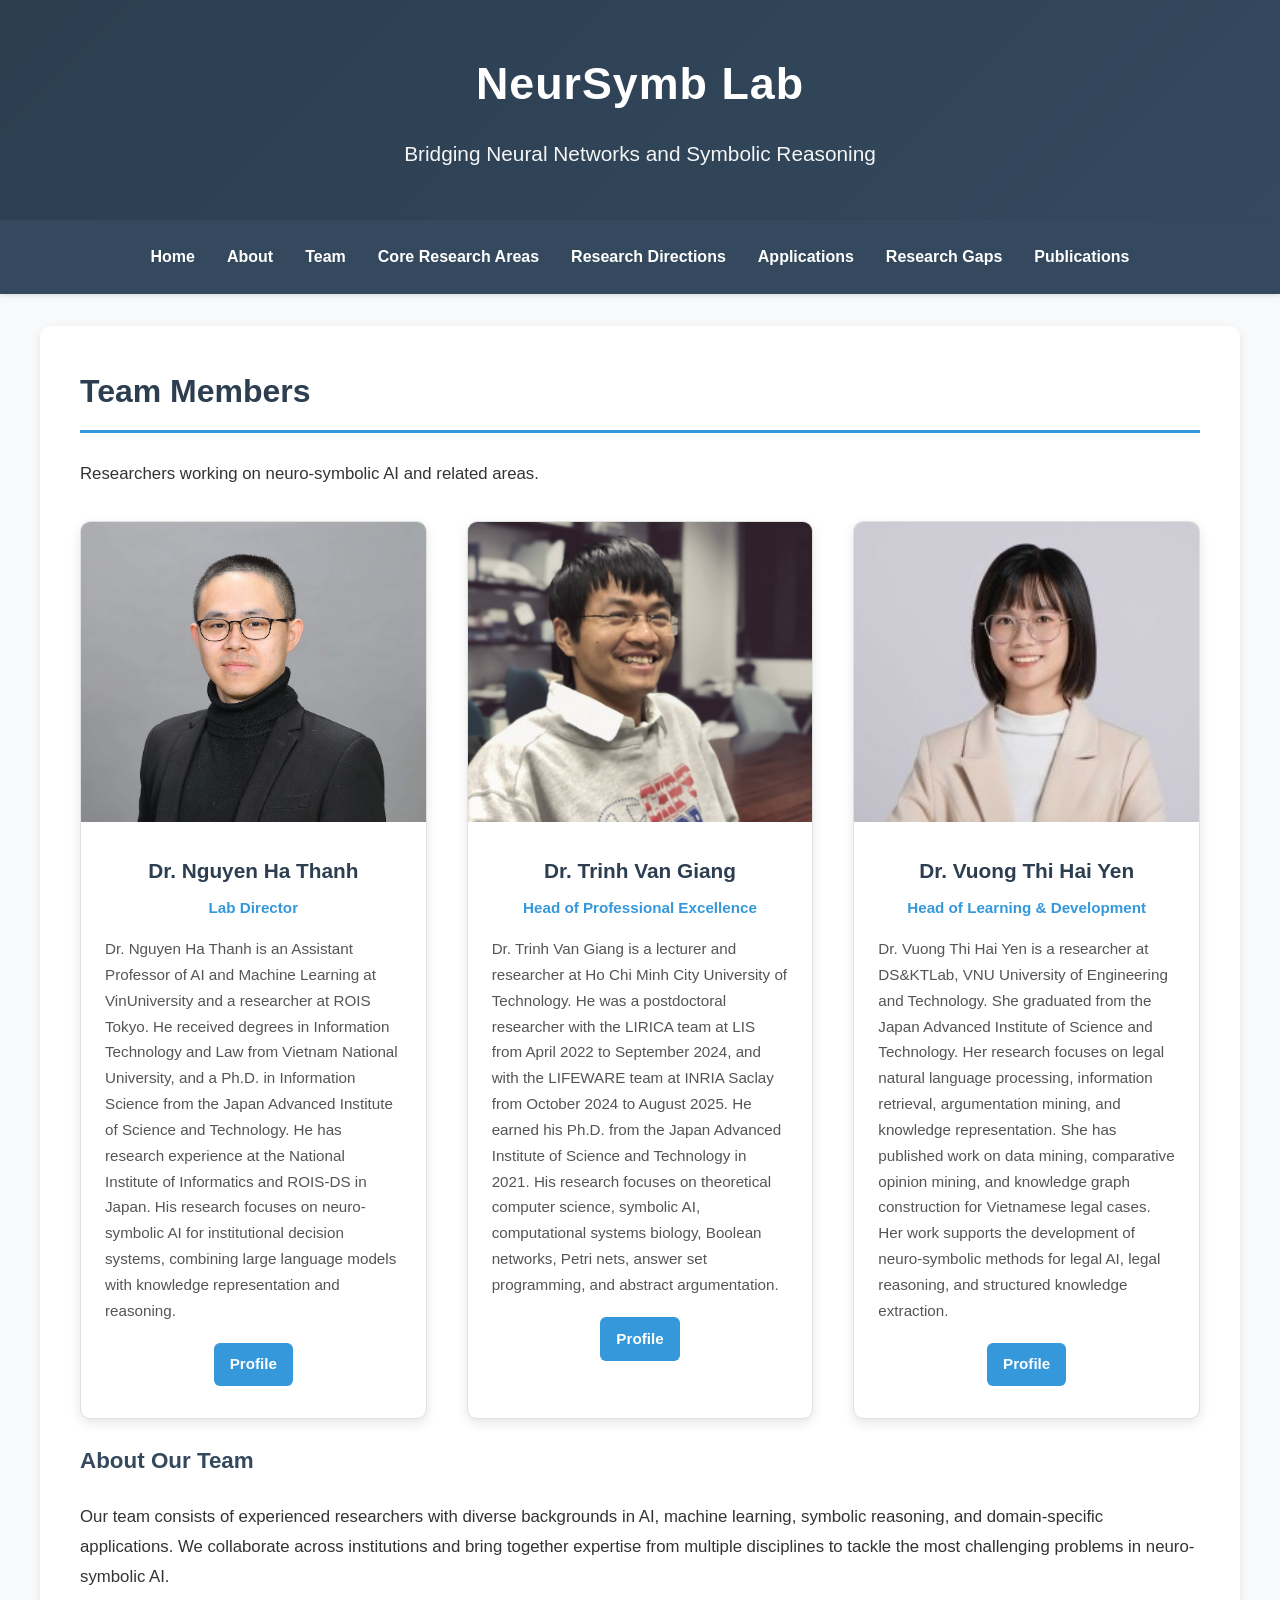
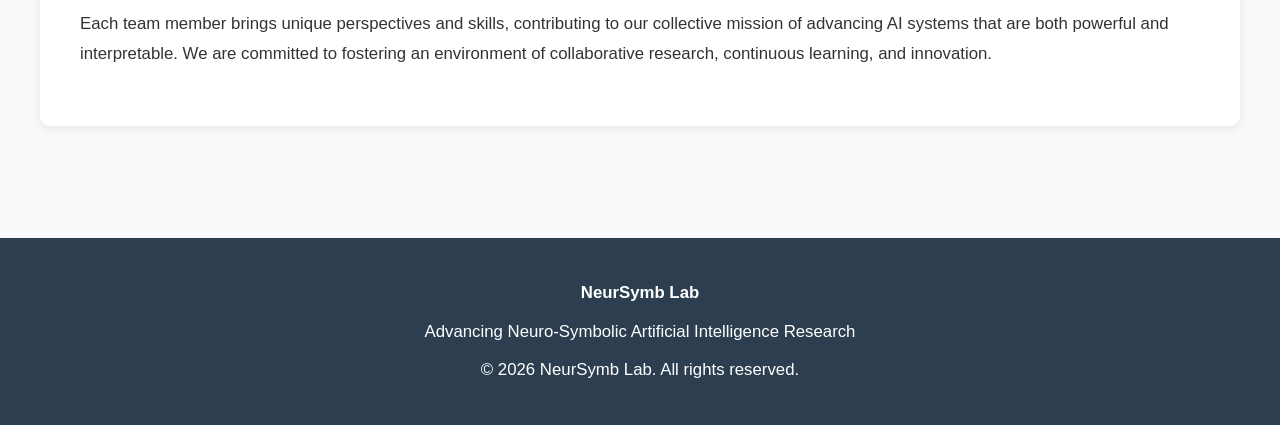
<file: team.html>
<!DOCTYPE html>
<html lang="en">
<head>
    <meta charset="UTF-8">
    <meta name="viewport" content="width=device-width, initial-scale=1.0">
    <title>Team - NeurSymb Lab</title>
    <link rel="stylesheet" href="styles.css">
</head>
<body>

    <header>
        <h1>NeurSymb Lab</h1>
        <p>Bridging Neural Networks and Symbolic Reasoning</p>
    </header>

    <nav>
        <ul>
            <li><a href="index.html">Home</a></li>
            <li><a href="about.html">About</a></li>
            <li><a href="team.html">Team</a></li>
            <li><a href="core-areas.html">Core Research Areas</a></li>
            <li><a href="research-directions.html">Research Directions</a></li>
            <li><a href="applications.html">Applications</a></li>
            <li><a href="research-gaps.html">Research Gaps</a></li>
            <li><a href="publications.html">Publications</a></li>
        </ul>
    </nav>

    <div class="container">
        <section>
            <h2>Team Members</h2>
            <p>Researchers working on neuro-symbolic AI and related areas.</p>
            
            <div class="team-grid">
                <div class="team-card">
                    <img src="nguyen_ha_thanh.jpg" alt="Dr. Nguyen Ha Thanh">
                    <div class="team-card-content">
                        <h3>Dr. Nguyen Ha Thanh</h3>
                        <div class="position">Lab Director</div>
                        <p>Dr. Nguyen Ha Thanh is an Assistant Professor of AI and Machine Learning at VinUniversity and a researcher at ROIS Tokyo. He received degrees in Information Technology and Law from Vietnam National University, and a Ph.D. in Information Science from the Japan Advanced Institute of Science and Technology. He has research experience at the National Institute of Informatics and ROIS-DS in Japan. His research focuses on neuro-symbolic AI for institutional decision systems, combining large language models with knowledge representation and reasoning.</p>
                        <a class="profile-link" href="https://vinuni.edu.vn/people/nguyen-ha-thanh/" target="_blank" rel="noopener noreferrer">Profile</a>
                    </div>
                </div>
        
                <div class="team-card">
                    <img src="trinh_van_giang.jpg" alt="Dr. Trinh Van Giang">
                    <div class="team-card-content">
                        <h3>Dr. Trinh Van Giang</h3>
                        <div class="position">Head of Professional Excellence</div>
                        <p>Dr. Trinh Van Giang is a lecturer and researcher at Ho Chi Minh City University of Technology. He was a postdoctoral researcher with the LIRICA team at LIS from April 2022 to September 2024, and with the LIFEWARE team at INRIA Saclay from October 2024 to August 2025. He earned his Ph.D. from the Japan Advanced Institute of Science and Technology in 2021. His research focuses on theoretical computer science, symbolic AI, computational systems biology, Boolean networks, Petri nets, answer set programming, and abstract argumentation.</p>
                        <a class="profile-link" href="https://giang-trinh.github.io/" target="_blank" rel="noopener noreferrer">Profile</a>
                    </div>
                </div>
        
                <div class="team-card">
                    <img src="vuong_thi_hai_yen.jpg" alt="Dr. Vuong Thi Hai Yen">
                    <div class="team-card-content">
                        <h3>Dr. Vuong Thi Hai Yen</h3>
                        <div class="position">Head of Learning & Development</div>
                        <p>Dr. Vuong Thi Hai Yen is a researcher at DS&KTLab, VNU University of Engineering and Technology. She graduated from the Japan Advanced Institute of Science and Technology. Her research focuses on legal natural language processing, information retrieval, argumentation mining, and knowledge representation. She has published work on data mining, comparative opinion mining, and knowledge graph construction for Vietnamese legal cases. Her work supports the development of neuro-symbolic methods for legal AI, legal reasoning, and structured knowledge extraction.</p>
                        <a class="profile-link" href="https://scholar.google.com/citations?user=YMCJQ8UAAAAJ&hl=en" target="_blank" rel="noopener noreferrer">Profile</a>
                    </div>
                </div>
            </div>

            <h3>About Our Team</h3>
            <p>Our team consists of experienced researchers with diverse backgrounds in AI, machine learning, symbolic reasoning, and domain-specific applications. We collaborate across institutions and bring together expertise from multiple disciplines to tackle the most challenging problems in neuro-symbolic AI.</p>

            <p>Each team member brings unique perspectives and skills, contributing to our collective mission of advancing AI systems that are both powerful and interpretable. We are committed to fostering an environment of collaborative research, continuous learning, and innovation.</p>
        </section>
    </div>

    <footer>
        <p><strong>NeurSymb Lab</strong></p>
        <p>Advancing Neuro-Symbolic Artificial Intelligence Research</p>
        <p>&copy; 2026 NeurSymb Lab. All rights reserved.</p>
    </footer>

</body>
</html>
</file>
<file: styles.css>
:root {
    --primary-color: #2c3e50;
    --secondary-color: #34495e;
    --accent-color: #3498db;
    --background-color: #f8f9fa;
    --text-color: #333;
    --light-text: #fff;
}

body {
    font-family: 'Segoe UI', Tahoma, Geneva, Verdana, sans-serif;
    line-height: 1.6;
    color: var(--text-color);
    background-color: var(--background-color);
    margin: 0;
    padding: 0;
}

header {
    background: linear-gradient(135deg, var(--primary-color) 0%, var(--secondary-color) 100%);
    color: var(--light-text);
    padding: 3rem 2rem;
    text-align: center;
    box-shadow: 0 4px 6px rgba(0,0,0,0.1);
}

header h1 {
    margin: 0;
    font-size: 2.8rem;
    font-weight: 700;
    letter-spacing: 1px;
}

header p {
    margin: 15px 0 0;
    font-size: 1.3rem;
    opacity: 0.95;
    font-weight: 300;
}

nav {
    background-color: var(--secondary-color);
    padding: 1rem 0;
    position: sticky;
    top: 0;
    z-index: 1000;
    box-shadow: 0 2px 4px rgba(0,0,0,0.1);
}

nav ul {
    list-style: none;
    padding: 0;
    margin: 0;
    display: flex;
    justify-content: center;
    gap: 2rem;
    flex-wrap: wrap;
    max-width: 1200px;
    margin: 0 auto;
}

nav a {
    color: var(--light-text);
    text-decoration: none;
    font-weight: 600;
    transition: color 0.3s;
    display: block;
    padding: 0.5rem 0;
}

nav a:hover {
    color: var(--accent-color);
}

.container {
    max-width: 1200px;
    margin: 0 auto;
    padding: 2rem;
}

section {
    background: #fff;
    margin-bottom: 2rem;
    padding: 2.5rem;
    border-radius: 10px;
    box-shadow: 0 2px 8px rgba(0,0,0,0.08);
}

h2 {
    color: var(--primary-color);
    border-bottom: 3px solid var(--accent-color);
    padding-bottom: 0.8rem;
    margin-top: 0;
    font-size: 2rem;
}

h3 {
    color: var(--secondary-color);
    font-size: 1.4rem;
    margin-top: 1.5rem;
}

h4 {
    color: var(--primary-color);
    font-size: 1.1rem;
}

p {
    font-size: 1.05rem;
    line-height: 1.8;
}

.research-grid {
    display: grid;
    grid-template-columns: repeat(auto-fit, minmax(320px, 1fr));
    gap: 2rem;
    margin-top: 2rem;
}

.research-card {
    background: linear-gradient(135deg, #f8f9fa 0%, #e8eef5 100%);
    padding: 2rem;
    border-radius: 10px;
    border-left: 5px solid var(--accent-color);
    transition: transform 0.3s, box-shadow 0.3s;
}

.research-card:hover {
    transform: translateY(-5px);
    box-shadow: 0 8px 16px rgba(52, 152, 219, 0.2);
}

.research-card h3 {
    margin-top: 0;
    color: var(--accent-color);
}

.research-card p {
    margin-bottom: 0;
    font-size: 1rem;
}

.stats-container {
    display: grid;
    grid-template-columns: repeat(auto-fit, minmax(200px, 1fr));
    gap: 1.5rem;
    background: linear-gradient(135deg, var(--primary-color) 0%, var(--secondary-color) 100%);
    color: white;
    padding: 2.5rem;
    border-radius: 10px;
    margin-bottom: 2rem;
}

.stat-item {
    text-align: center;
}

.stat-number {
    font-size: 2.8rem;
    font-weight: bold;
    color: var(--accent-color);
    display: block;
}

.stat-label {
    font-size: 1rem;
    text-transform: uppercase;
    letter-spacing: 1px;
    margin-top: 0.5rem;
}

.highlight-box {
    background: #ecf0f1;
    border-left: 4px solid var(--accent-color);
    padding: 1.5rem;
    margin: 1.5rem 0;
    border-radius: 5px;
}

.highlight-box strong {
    color: var(--primary-color);
}

.key-areas {
    display: grid;
    grid-template-columns: repeat(auto-fit, minmax(280px, 1fr));
    gap: 1.5rem;
    margin-top: 1.5rem;
}

.area-item {
    background: #f8f9fa;
    padding: 1.5rem;
    border-radius: 8px;
    border-top: 3px solid var(--accent-color);
}

.area-item h4 {
    color: var(--accent-color);
    margin-top: 0;
}

.applications-list {
    list-style: none;
    padding: 0;
    margin: 1.5rem 0;
}

.applications-list li {
    padding: 0.8rem 0;
    padding-left: 2rem;
    position: relative;
    border-bottom: 1px solid #e0e0e0;
}

.applications-list li:last-child {
    border-bottom: none;
}

.applications-list li::before {
    content: "→";
    position: absolute;
    left: 0;
    color: var(--accent-color);
    font-weight: bold;
    font-size: 1.2rem;
}

.team-grid {
    display: grid;
    grid-template-columns: repeat(auto-fit, minmax(300px, 1fr));
    gap: 2.5rem;
    margin-top: 2rem;
}

.team-card {
    background: #fff;
    border-radius: 10px;
    overflow: hidden;
    box-shadow: 0 4px 12px rgba(0,0,0,0.1);
    transition: transform 0.3s, box-shadow 0.3s;
    text-align: center;
    border: 1px solid #e0e0e0;
}

.team-card:hover {
    transform: translateY(-8px);
    box-shadow: 0 8px 20px rgba(52, 152, 219, 0.25);
}

.team-card img {
    width: 100%;
    height: 300px;
    object-fit: cover;
    display: block;
}

.team-card-content {
    padding: 2rem 1.5rem;
}

.team-card h3 {
    margin: 0 0 0.5rem 0;
    color: var(--primary-color);
    font-size: 1.3rem;
}

.team-card .position {
    color: var(--accent-color);
    font-weight: 600;
    font-size: 0.95rem;
    margin-bottom: 1rem;
}

.team-card p {
    font-size: 0.95rem;
    line-height: 1.7;
    color: #555;
    margin: 0;
    text-align: left;
}

.team-card .profile-link {
    display: inline-block;
    margin-top: 1.2rem;
    padding: 0.6rem 1rem;
    color: var(--light-text);
    background-color: var(--accent-color);
    border-radius: 6px;
    font-weight: 600;
    font-size: 0.95rem;
    text-decoration: none;
    transition: background-color 0.3s, transform 0.3s;
}

.team-card .profile-link:hover {
    background-color: var(--primary-color);
    transform: translateY(-2px);
}

.publication-card {
    background: #fff;
    border-radius: 10px;
    padding: 2rem;
    margin-bottom: 2rem;
    border-left: 5px solid var(--accent-color);
    box-shadow: 0 2px 8px rgba(0,0,0,0.08);
    transition: transform 0.3s, box-shadow 0.3s;
}

.publication-card:hover {
    transform: translateY(-3px);
    box-shadow: 0 4px 12px rgba(52, 152, 219, 0.15);
}

.publication-card h3 {
    margin-top: 0;
    color: var(--primary-color);
}

.publication-meta {
    display: flex;
    flex-wrap: wrap;
    gap: 1.5rem;
    margin: 1rem 0;
    font-size: 0.95rem;
    color: #666;
}

.publication-meta-item {
    display: flex;
    flex-direction: column;
}

.publication-meta-label {
    font-weight: 600;
    color: var(--accent-color);
    font-size: 0.85rem;
    text-transform: uppercase;
}

.publication-section {
    margin: 1.5rem 0;
}

.publication-section h4 {
    color: var(--accent-color);
    font-size: 1rem;
    margin-bottom: 0.5rem;
}

.publication-section p {
    margin: 0;
    font-size: 1rem;
    line-height: 1.7;
}

.quick-links {
    display: grid;
    grid-template-columns: repeat(auto-fit, minmax(250px, 1fr));
    gap: 1.5rem;
    margin-top: 2rem;
}

.link-card {
    display: block;
    background: linear-gradient(135deg, #f8f9fa 0%, #e8eef5 100%);
    padding: 2rem;
    border-radius: 10px;
    border-left: 5px solid var(--accent-color);
    text-decoration: none;
    color: inherit;
    transition: transform 0.3s, box-shadow 0.3s;
}

.link-card:hover {
    transform: translateY(-5px);
    box-shadow: 0 8px 16px rgba(52, 152, 219, 0.2);
}

.link-card h4 {
    margin-top: 0;
    color: var(--accent-color);
}

.link-card p {
    margin: 0.5rem 0 0 0;
    font-size: 0.95rem;
    color: #666;
}

footer {
    background-color: var(--primary-color);
    color: var(--light-text);
    text-align: center;
    padding: 2rem;
    margin-top: 3rem;
}

footer p {
    margin: 0.5rem 0;
}

@media (max-width: 768px) {
    header h1 {
        font-size: 2rem;
    }

    header p {
        font-size: 1rem;
    }

    nav {
        padding: 0.5rem 0;
    }

    nav ul {
        gap: 0.5rem;
        flex-wrap: wrap;
        padding: 0 1rem;
    }

    nav a {
        font-size: 0.85rem;
        padding: 0.4rem 0.5rem;
        white-space: nowrap;
    }

    .container {
        padding: 1rem;
    }

    section {
        padding: 1.5rem;
    }

    h2 {
        font-size: 1.6rem;
    }

    .team-grid {
        grid-template-columns: 1fr;
    }

    .quick-links {
        grid-template-columns: 1fr;
    }

    .publication-meta {
        flex-direction: column;
        gap: 0.5rem;
    }

    .research-grid {
        grid-template-columns: 1fr;
    }

    .key-areas {
        grid-template-columns: 1fr;
    }

    .stats-container {
        grid-template-columns: 1fr;
    }
}
</file>
